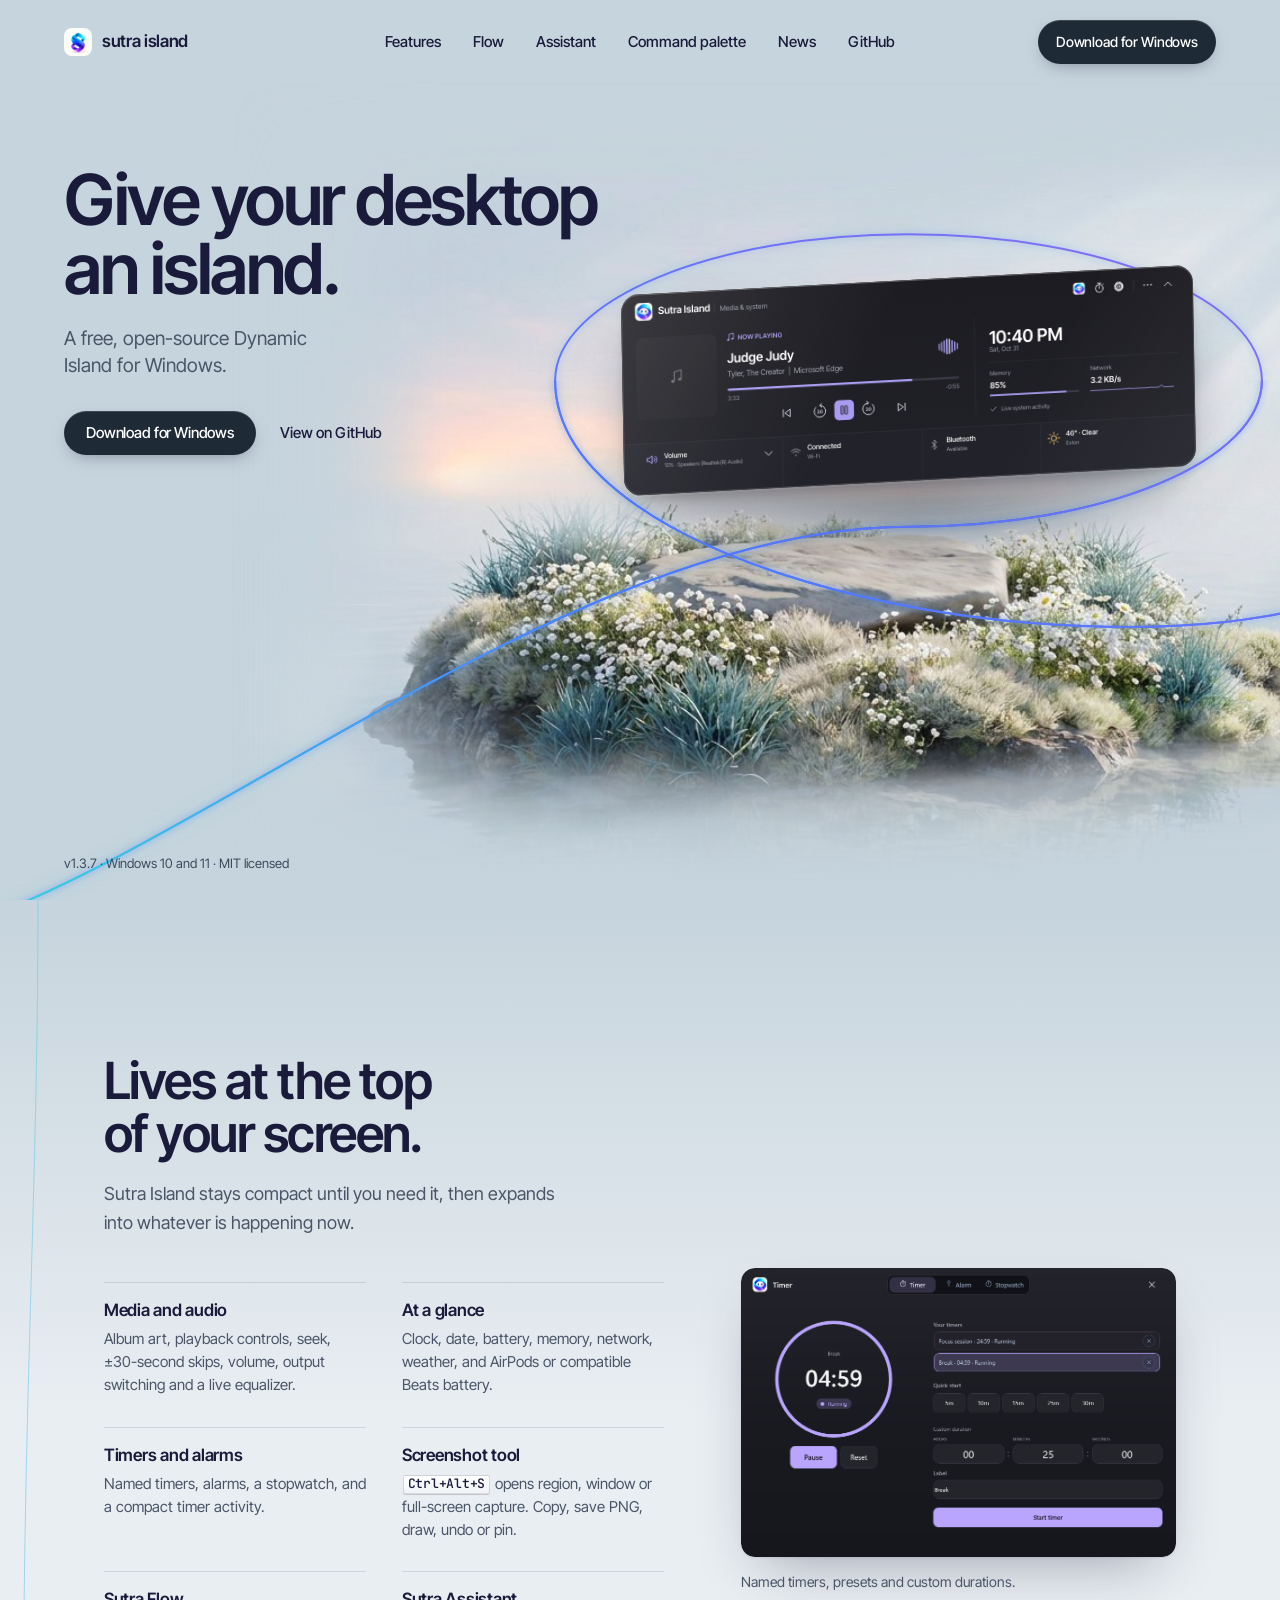
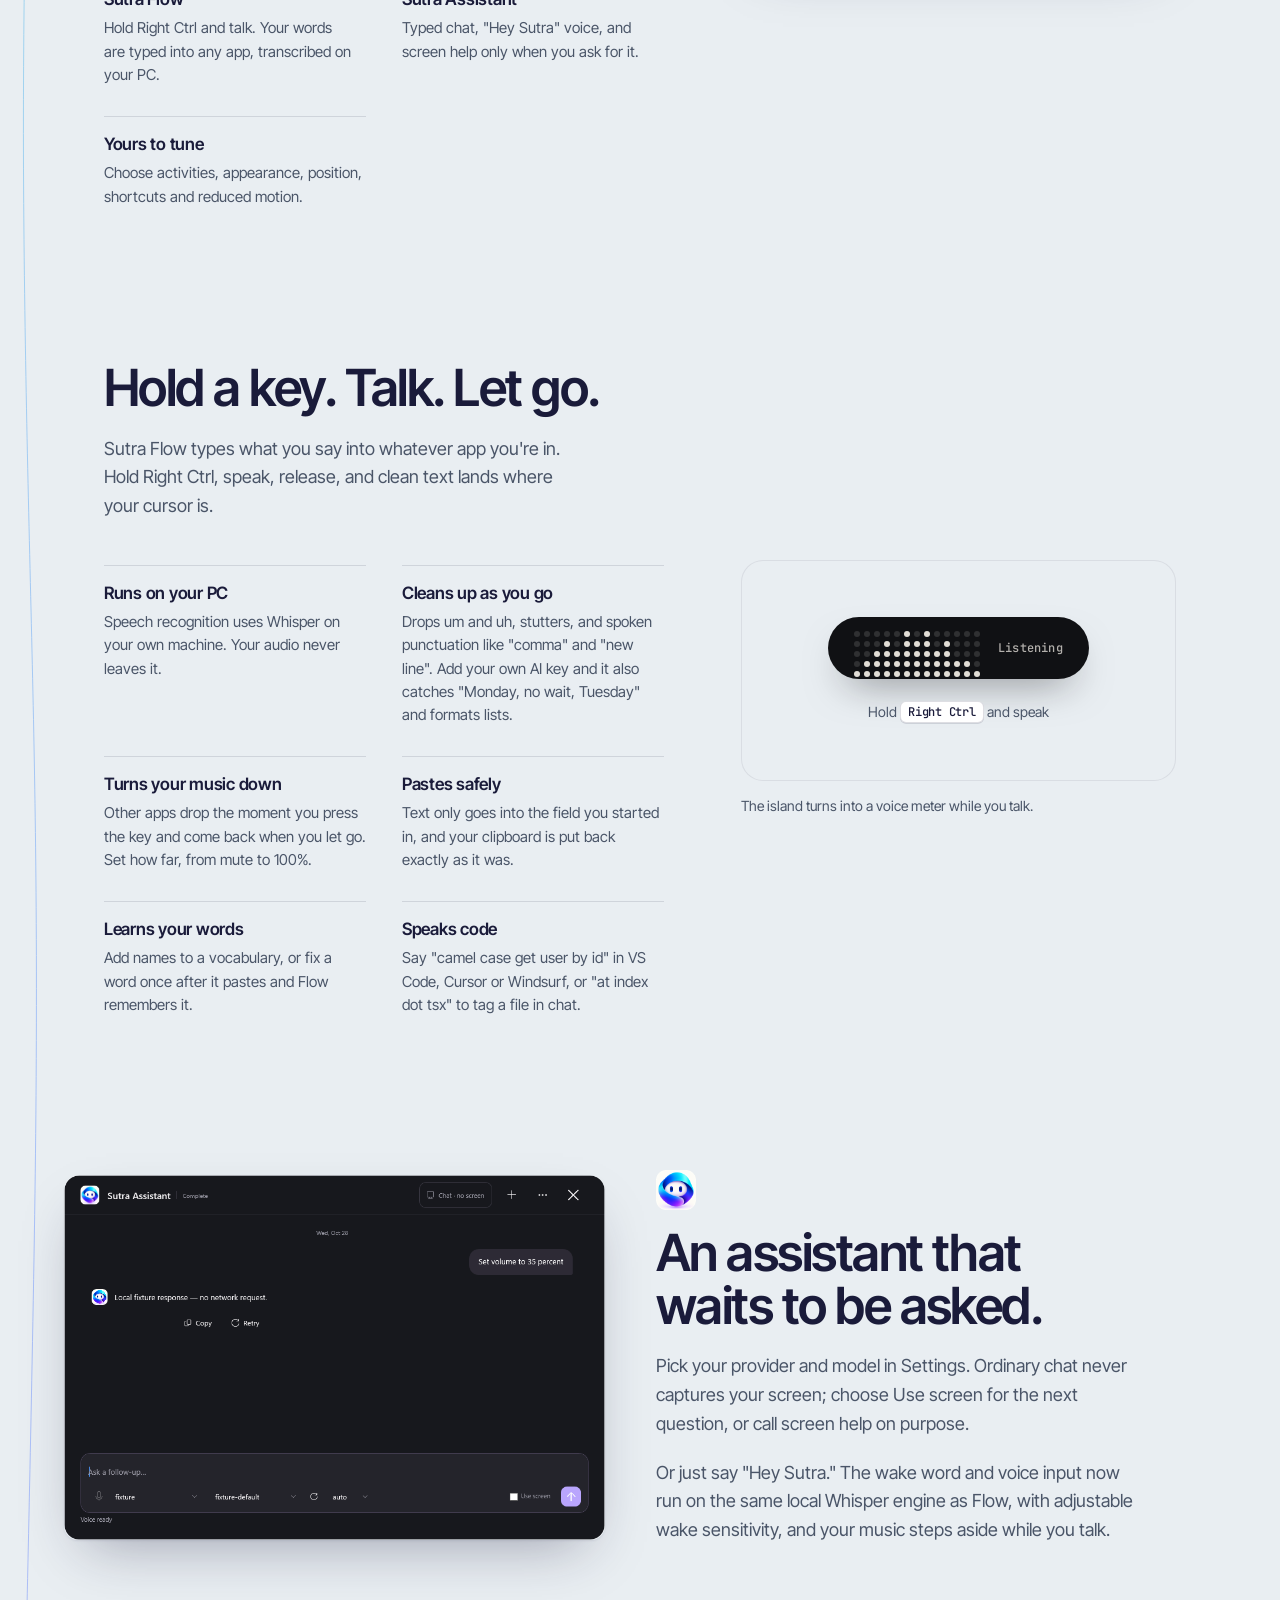
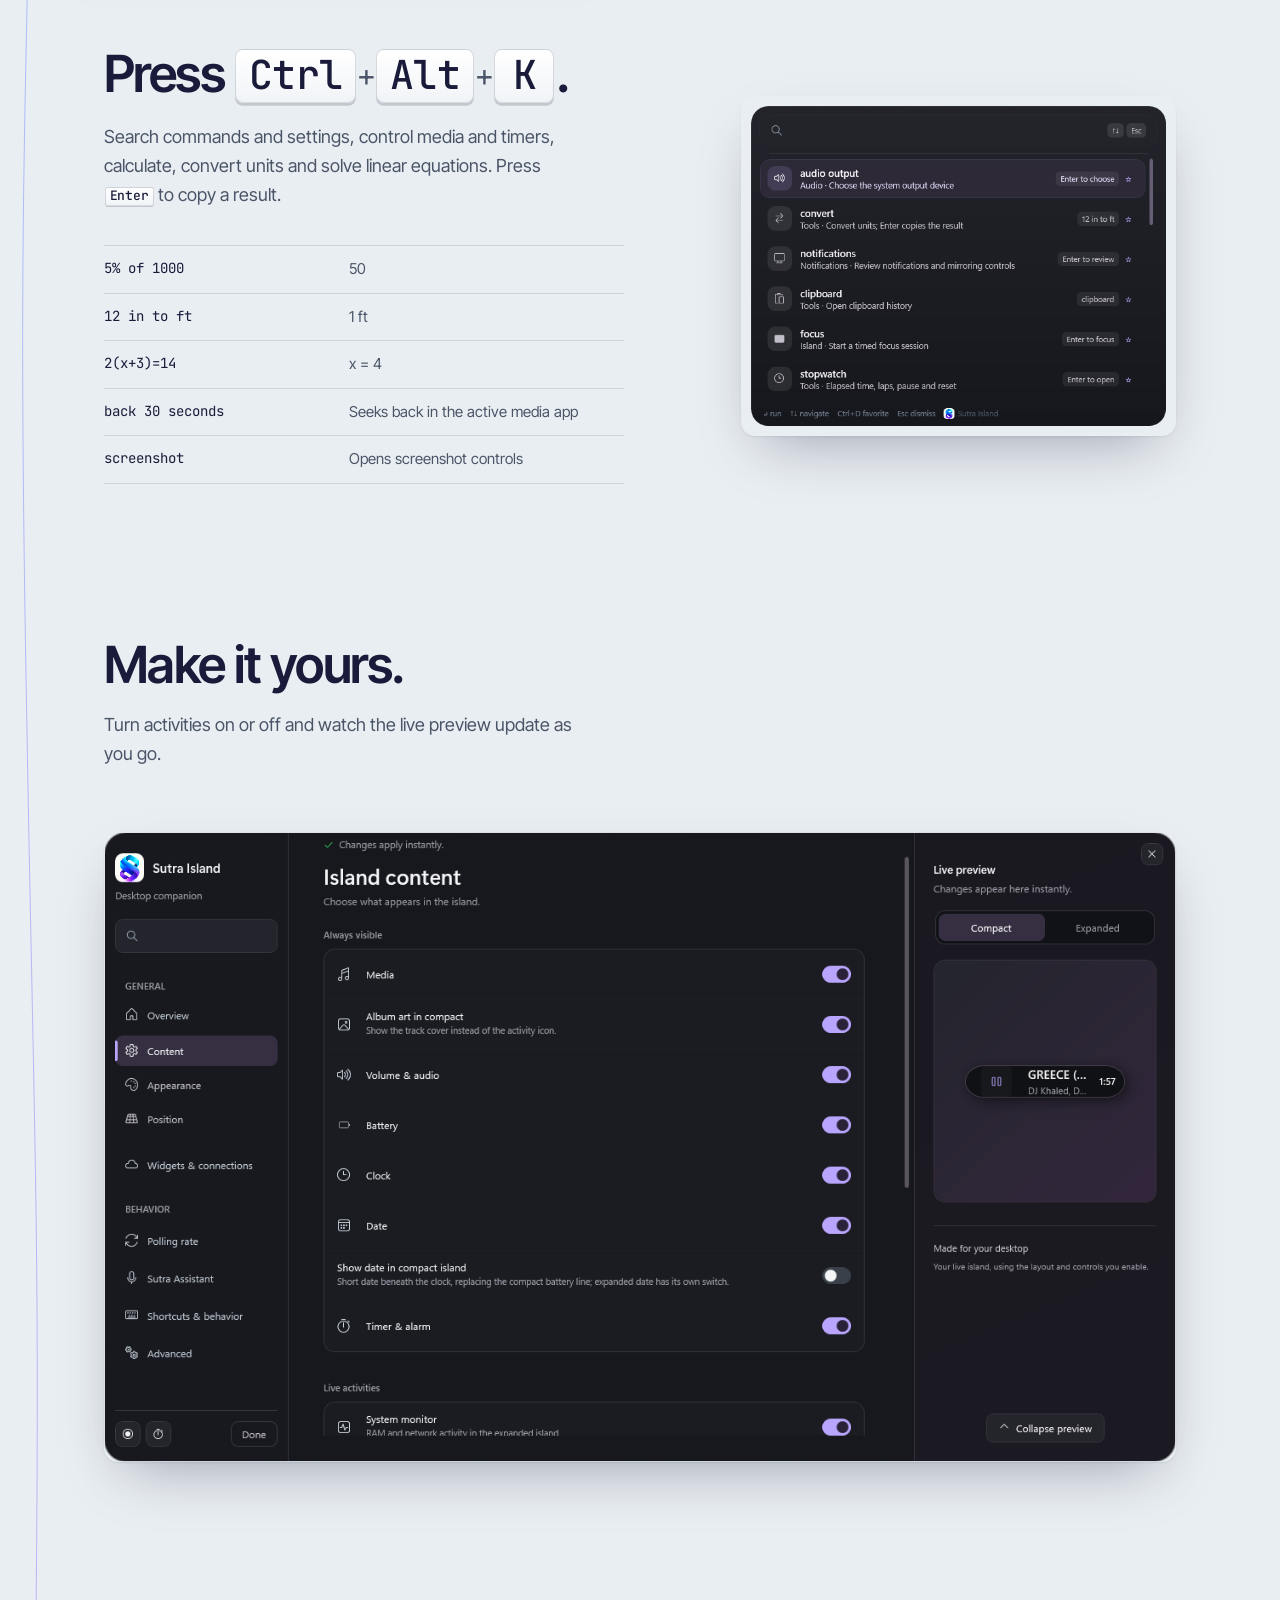
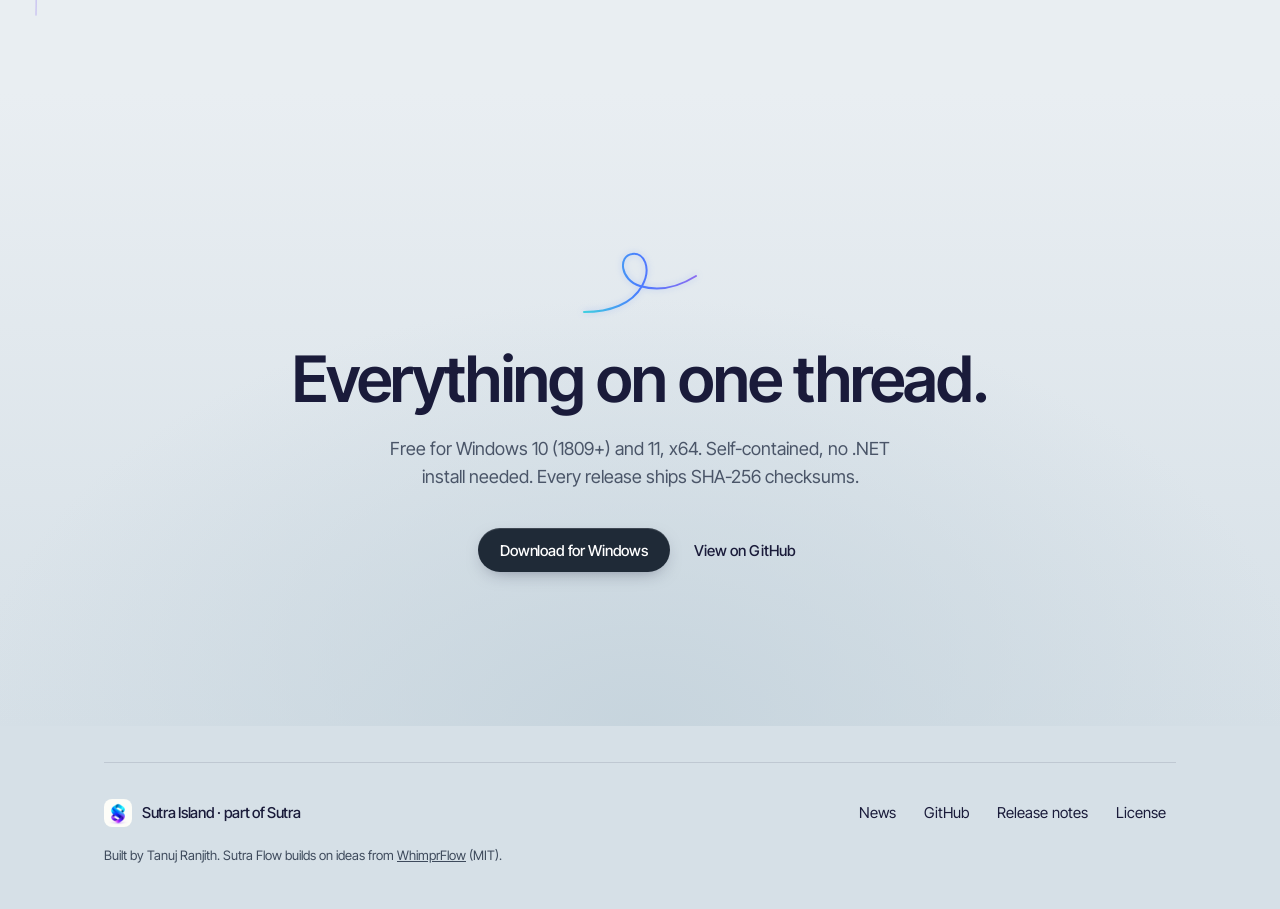
<file: index.html>
<!doctype html>
<html lang="en">
<head>
  <meta charset="utf-8">
  <meta name="viewport" content="width=device-width, initial-scale=1">
  <meta http-equiv="refresh" content="0; url=./site/">
  <link rel="canonical" href="./site/">
  <title>Sutra Island</title>
  <script>window.location.replace('./site/' + window.location.search + window.location.hash);</script>
</head>
<body>
  <p>Opening <a href="./site/">Sutra Island</a>...</p>
</body>
</html>
</file>
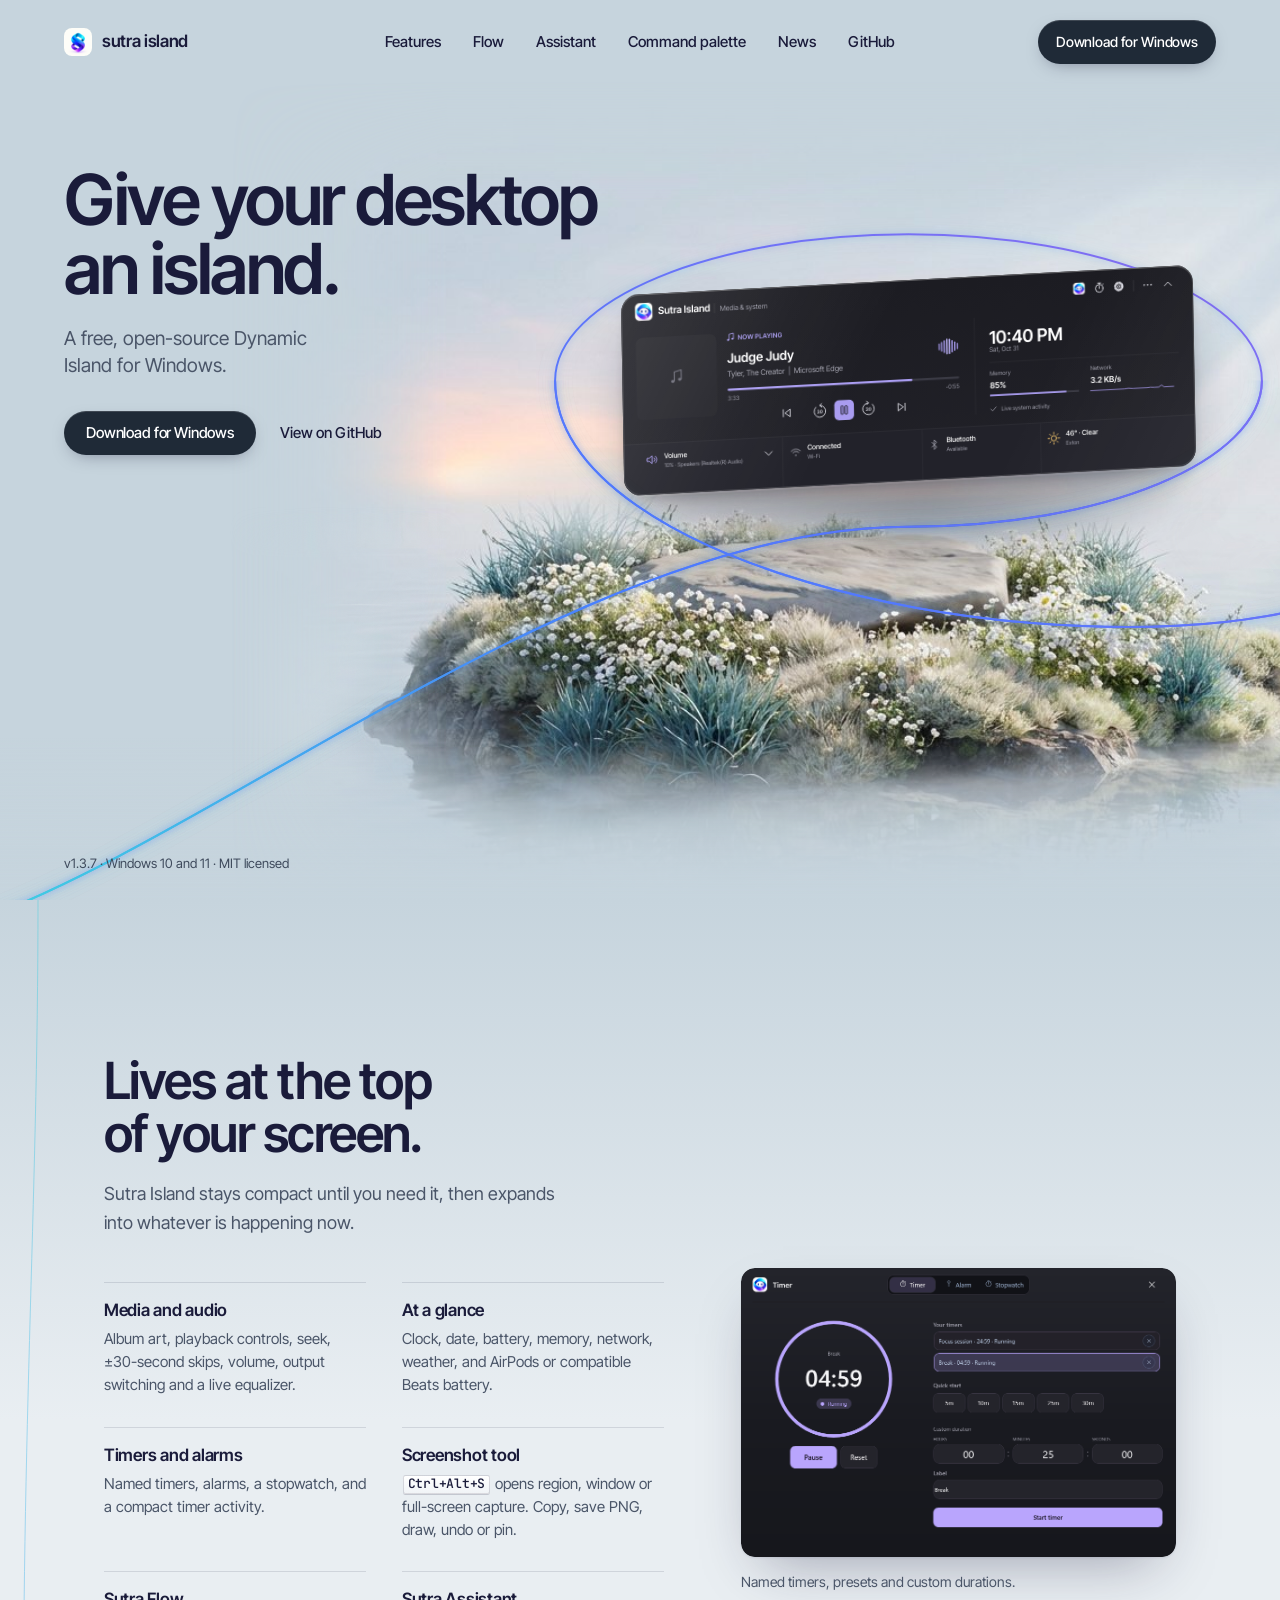
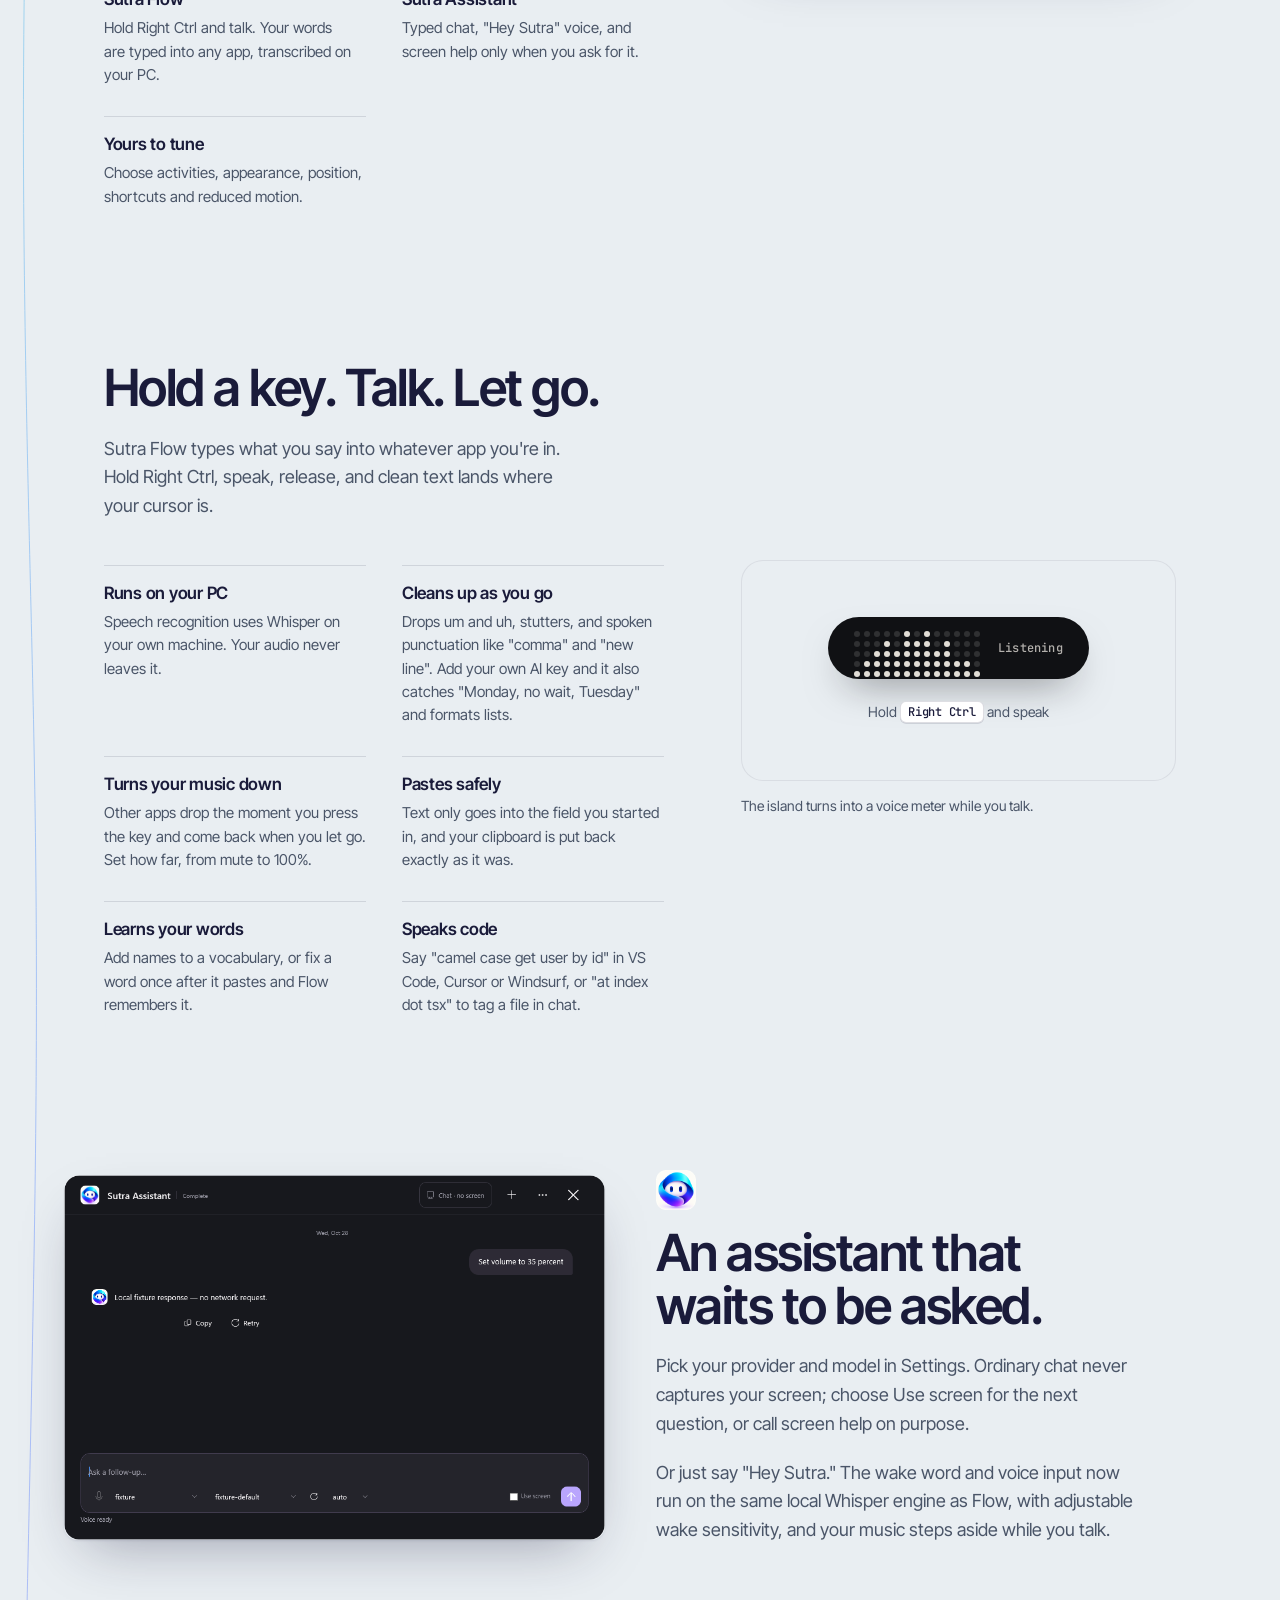
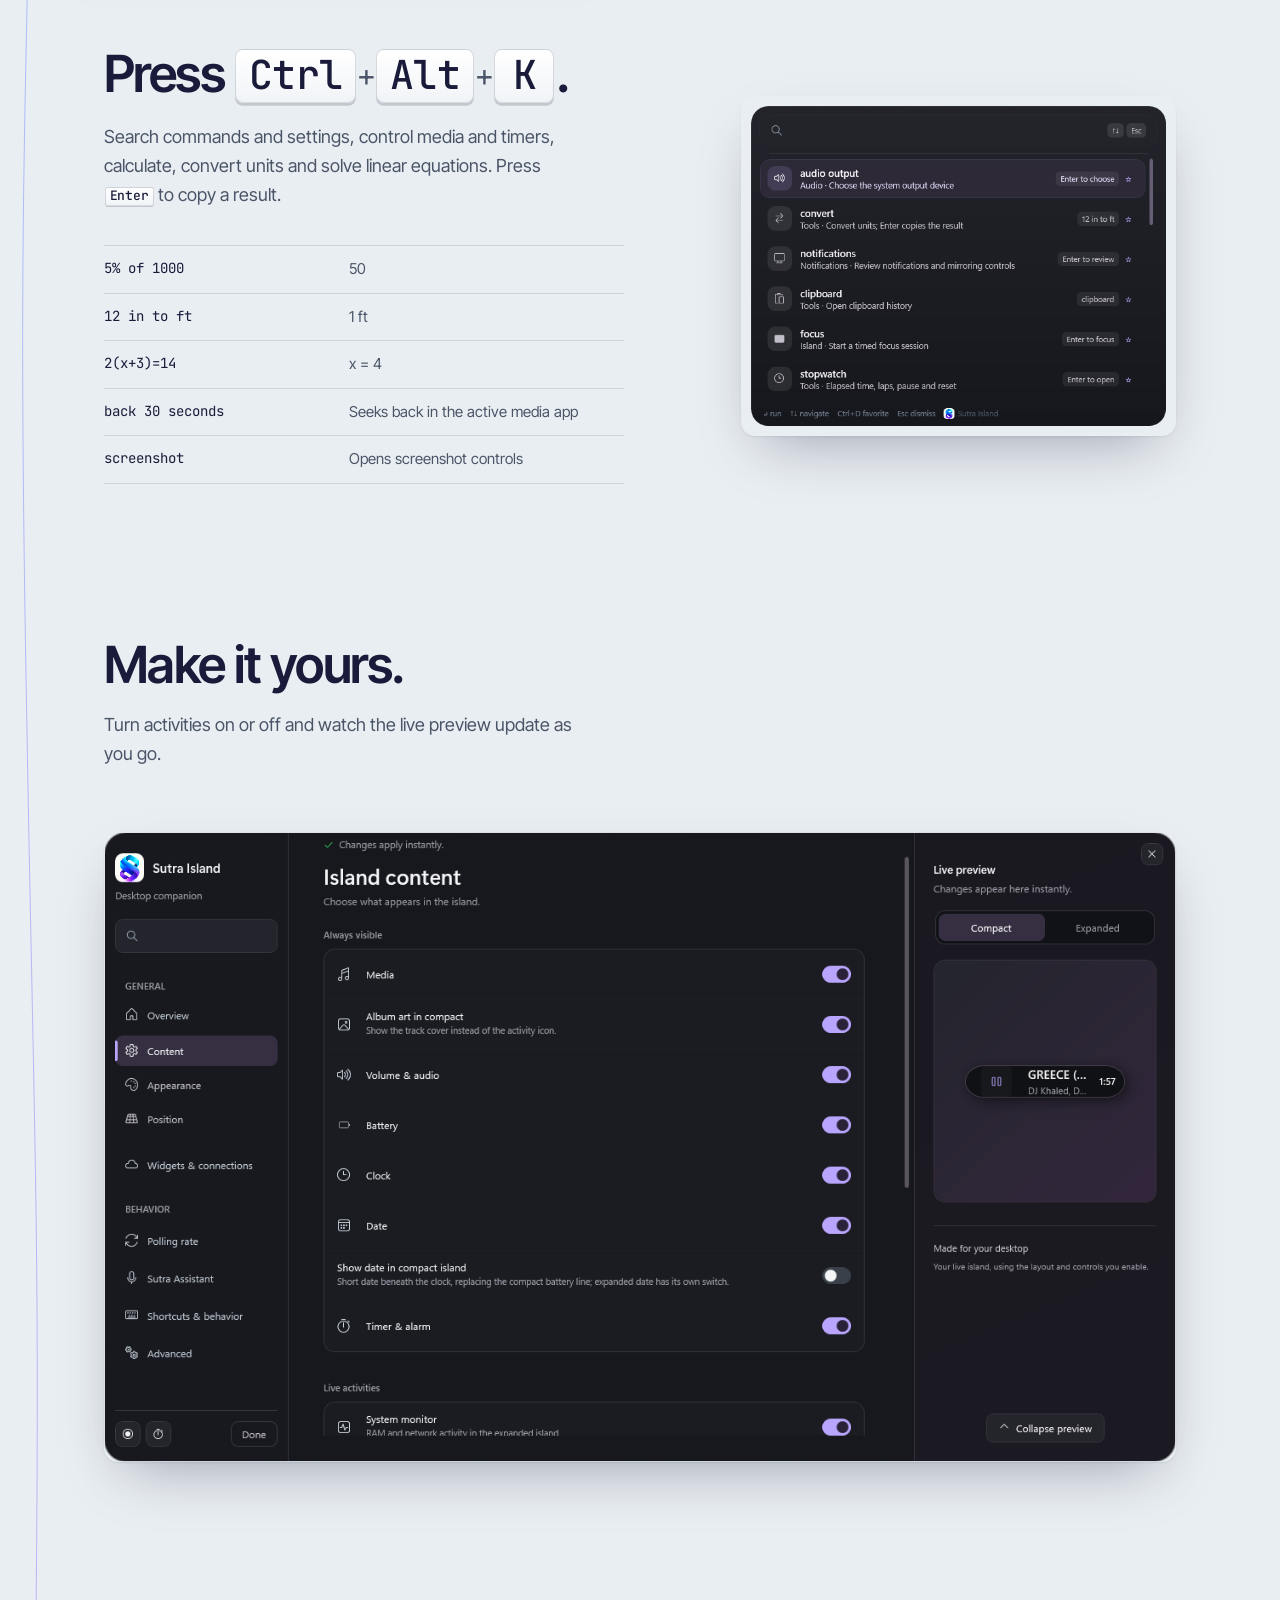
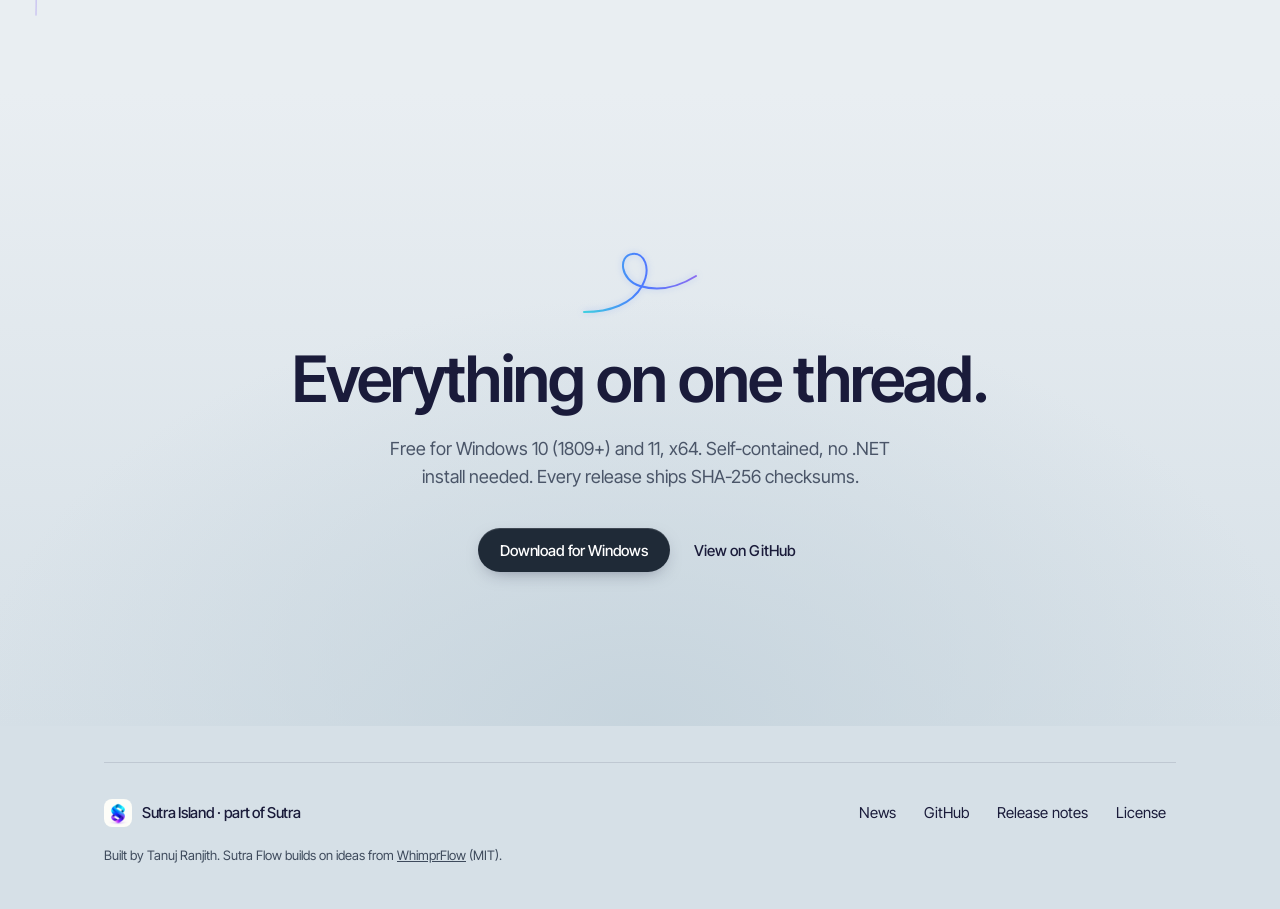
<file: site/index.html>
<!doctype html>
<html lang="en" data-theme="light">
  <head>
    <meta charset="utf-8" />
    <script>
      if (location.origin === "https://tanujranjith.github.io" &&
          (location.pathname === "/Sutra-Island/site/" || location.pathname === "/Sutra-Island/site/index.html")) {
        window.dataLayer = window.dataLayer || [];
        function gtag() { window.dataLayer.push(arguments); }
        gtag("js", new Date());
        gtag("config", "G-859VEG68NC", {
          allow_google_signals: false,
          allow_ad_personalization_signals: false,
          page_title: "Sutra Island: a free, open-source Dynamic Island for Windows",
          page_location: "https://tanujranjith.github.io/Sutra-Island/site/"
        });
        var analyticsScript = document.createElement("script");
        analyticsScript.async = true;
        analyticsScript.src = "https://www.googletagmanager.com/gtag/js?id=G-859VEG68NC";
        document.head.appendChild(analyticsScript);
      }
    </script>
    <meta name="viewport" content="width=device-width, initial-scale=1" />
    <title>Sutra Island: a free, open-source Dynamic Island for Windows</title>
    <link rel="icon" type="image/png" href="sutra-logo.png" />
    <meta name="description" content="A free, open-source Dynamic Island for Windows 10 and 11." />
    <link rel="preconnect" href="https://fonts.googleapis.com" />
    <link rel="preconnect" href="https://fonts.gstatic.com" crossorigin />
    <link
      rel="stylesheet"
      href="https://fonts.googleapis.com/css2?family=Inter+Tight:wght@400;500;600&family=JetBrains+Mono:wght@400;500&display=swap"
    />
    <link rel="stylesheet" href="styles.css" />
    <style>
      :root {
        --x-mist: #c6d4dd;
        --x-mist-hi: #e9eef2;
        --x-ink: #1a1b3a;
        --x-slate: #4a5568;
        --x-btn: #1f2a37;
        --x-cyan: #3fd0e0;
        --x-blue: #4a7bff;
        --x-violet: #8b6cf0;
        --x-font: "Inter Tight", "Manrope", system-ui, -apple-system, "Segoe UI", sans-serif;
        --x-mono: "JetBrains Mono", ui-monospace, "Cascadia Mono", Consolas, monospace;
        --x-gutter: clamp(20px, 5vw, 72px);
        --x-max: 1200px;
        color-scheme: light;
      }
      body {
        background: var(--x-mist-hi);
        color: var(--x-slate);
        font-family: var(--x-font);
        font-size: 17px;
        line-height: 1.6;
      }
      .x-site {
        background: linear-gradient(180deg, var(--x-mist) 0, var(--x-mist) 100vh, var(--x-mist-hi) calc(100vh + 520px), var(--x-mist-hi) 100%);
        overflow-x: clip;
      }
      .x-site :focus-visible {
        outline: 2px solid var(--x-blue);
        outline-offset: 3px;
        border-radius: 8px;
      }
      .x-site h1,
      .x-site h2,
      .x-site h3 {
        color: var(--x-ink);
        font-weight: 600;
        letter-spacing: -0.03em;
        line-height: 1.04;
      }

      /* buttons */
      .x-btn {
        display: inline-flex;
        align-items: center;
        justify-content: center;
        min-height: 44px;
        padding: 0 22px;
        border-radius: 999px;
        background: var(--x-btn);
        color: #fff;
        font: 500 15px/1 var(--x-font);
        letter-spacing: -0.01em;
        text-decoration: none;
        box-shadow: 0 1px 0 rgba(255, 255, 255, 0.14) inset, 0 6px 18px -8px rgba(26, 27, 58, 0.5);
        transition: background-color 0.2s ease, transform 0.2s ease;
      }
      .x-btn:hover { background: #2c3a4c; }
      .x-btn:active { transform: translateY(1px); }
      .x-btn--sm { min-height: 44px; padding: 0 18px; font-size: 14px; }
      .x-textlink {
        display: inline-flex;
        align-items: center;
        min-height: 44px;
        padding: 0 6px;
        color: var(--x-ink);
        font: 500 15px/1 var(--x-font);
        text-decoration: underline;
        text-decoration-color: transparent;
        text-underline-offset: 5px;
        text-decoration-thickness: 1px;
        transition: text-decoration-color 0.2s ease;
      }
      .x-textlink:hover { text-decoration-color: currentColor; }
      .x-actions { display: flex; flex-wrap: wrap; align-items: center; gap: 12px 18px; }

      /* nav */
      .x-nav {
        position: fixed;
        inset: 0 0 auto 0;
        z-index: 100;
        display: grid;
        grid-template-columns: 1fr auto 1fr;
        align-items: center;
        gap: 16px;
        padding: 20px var(--x-gutter);
        background: transparent;
        border-bottom: 1px solid transparent;
        transform: none;
        transition: background-color 0.25s ease, border-color 0.25s ease, padding 0.25s ease, backdrop-filter 0.25s ease;
      }
      .x-nav.is-scrolled {
        background: rgba(233, 238, 242, 0.75);
        -webkit-backdrop-filter: blur(14px);
        backdrop-filter: blur(14px);
        border-bottom-color: rgba(26, 27, 58, 0.08);
        padding-top: 12px;
        padding-bottom: 12px;
      }
      html { scroll-padding-top: 96px; }
      .x-site section[id] { scroll-margin-top: 96px; }
      #hero { scroll-margin-top: 0; }
      .x-brand {
        display: inline-flex;
        align-items: center;
        gap: 10px;
        min-height: 44px;
        color: var(--x-ink);
        font-weight: 600;
        font-size: 17px;
        letter-spacing: -0.02em;
        text-decoration: none;
      }
      .x-brand img { width: 28px; height: 28px; border-radius: 8px; }
      .x-mark { display: block; width: 40px; height: 40px; margin: 0 0 16px; box-shadow: none; filter: none; }
      .x-nav__links { display: flex; gap: 4px; list-style: none; margin: 0; padding: 0; }
      .x-nav__links a {
        display: inline-flex;
        align-items: center;
        min-height: 44px;
        padding: 0 14px;
        color: var(--x-ink);
        font-size: 15px;
        font-weight: 500;
        text-decoration: none;
        border-radius: 999px;
        transition: background-color 0.2s ease;
      }
      .x-nav__links a:hover { background: rgba(255, 255, 255, 0.4); }
      .x-nav__cta { justify-self: end; }

      /* hero */
      .x-hero {
        position: relative;
        min-height: 100vh;
        min-height: 100svh;
        background: var(--x-mist);
        overflow: hidden;
        isolation: isolate;
      }
      .x-hero__bg,
      .x-water {
        position: absolute;
        z-index: -1;
        left: 18vw;
        bottom: -5vh;
        width: max(100vw, 172vh);
        max-width: none;
        height: auto;
        pointer-events: none;
        -webkit-mask-image: linear-gradient(90deg, transparent 0, #000 14%, #000 86%, transparent 100%),
          linear-gradient(180deg, transparent 0, #000 14%, #000 80%, transparent 100%);
        -webkit-mask-composite: source-in;
        mask-image: linear-gradient(90deg, transparent 0, #000 14%, #000 86%, transparent 100%),
          linear-gradient(180deg, transparent 0, #000 14%, #000 80%, transparent 100%);
        mask-composite: intersect;
      }

      /* animated water: a displaced full copy of the image, masked to the open sea by sea-mask.png.
         The mask sits on the wrapper, so it applies after the displacement filter. */
      .x-water { aspect-ratio: 1376 / 768; }
      .x-water__mask {
        position: absolute;
        inset: 0;
        overflow: hidden;
        -webkit-mask-image: url(sea-mask.png);
        mask-image: url(sea-mask.png);
        mask-mode: luminance;
        -webkit-mask-size: 100% 100%;
        mask-size: 100% 100%;
        -webkit-mask-position: 0 0;
        mask-position: 0 0;
        -webkit-mask-repeat: no-repeat;
        mask-repeat: no-repeat;
      }
      .x-water__sea {
        position: absolute;
        inset: 0;
        filter: url(#x-water-f);
      }
      .x-water__sea img {
        display: block;
        width: 100%;
        max-width: none;
        height: 100%;
      }
      .x-water__fx {
        position: absolute;
        left: 0;
        right: 0;
        top: 52.08%;
        bottom: 0;
        overflow: hidden;
      }
      .x-glint {
        position: absolute;
        height: 2px;
        border-radius: 2px;
        background: linear-gradient(90deg, rgba(255, 255, 255, 0), #fff 40%, #fff 60%, rgba(255, 255, 255, 0));
        opacity: 0;
        animation: x-glint 11s ease-in-out infinite;
      }
      .x-glint:nth-of-type(1) { left: 76%; top: 22%; width: 4%; animation-duration: 11s; }
      .x-glint:nth-of-type(2) { left: 82%; top: 44%; width: 5.5%; animation-duration: 13s; animation-delay: -5s; }
      .x-glint:nth-of-type(3) { left: 30%; top: 76%; width: 6%; animation-duration: 12s; animation-delay: -3s; }
      .x-glint:nth-of-type(4) { left: 52%; top: 68%; width: 4.5%; animation-duration: 14s; animation-delay: -9s; }
      .x-glint:nth-of-type(5) { left: 72%; top: 34%; width: 3%; height: 1.5px; animation-duration: 10s; animation-delay: -7s; }
      .x-glint:nth-of-type(6) { left: 16%; top: 30%; width: 3.5%; height: 1.5px; animation-duration: 12s; animation-delay: -2s; }
      .x-glint:nth-of-type(7) { left: 88%; top: 60%; width: 4%; height: 1.5px; animation-duration: 9s; animation-delay: -4s; }
      .x-glint:nth-of-type(8) { left: 40%; top: 86%; width: 5%; animation-duration: 15s; animation-delay: -11s; }

      /* ripple lines and rings on the sea, inside the sea mask so the island occludes them */
      .x-ripples {
        position: absolute;
        inset: 0;
        width: 100%;
        height: 100%;
        overflow: visible;
      }
      .x-ripple {
        fill: none;
        stroke: url(#x-ripple-grad);
        stroke-width: 1.25;
        stroke-linecap: round;
        opacity: 0.3;
        animation: x-ripple 9s ease-in-out infinite alternate;
      }
      .x-ripple:nth-child(3n) { animation-duration: 11s; stroke-width: 1; }
      .x-ripple:nth-child(3n + 1) { animation-duration: 7.5s; }
      .x-ripple:nth-child(4n) { animation-delay: -3s; }
      .x-ripple:nth-child(4n + 1) { animation-delay: -6s; }
      .x-ripple:nth-child(4n + 2) { animation-delay: -1.5s; animation-direction: alternate-reverse; }
      .x-ripple:nth-child(4n + 3) { animation-delay: -4.5s; }
      .x-ring {
        fill: none;
        stroke: #fff;
        stroke-width: 1.4;
        opacity: 0;
        transform-box: fill-box;
        transform-origin: center;
        animation: x-ring 6s ease-out infinite;
      }
      .x-ring:nth-of-type(2) { animation-delay: -2s; }
      .x-ring:nth-of-type(3) { animation-delay: -4s; }
      @keyframes x-ripple {
        0% { opacity: 0.25; transform: translateX(-10px); }
        50% { opacity: 0.45; }
        100% { opacity: 0.28; transform: translateX(12px); }
      }
      @keyframes x-ring {
        0% { opacity: 0; transform: scale(1, 1); }
        12% { opacity: 0.3; }
        100% { opacity: 0; transform: scale(1.5, 1.9); }
      }
      .x-mist {
        position: absolute;
        left: -50%;
        top: 0;
        width: 200%;
        height: 100%;
        background:
          radial-gradient(28% 30% at 22% 42%, rgba(240, 245, 249, 0.42), rgba(240, 245, 249, 0)),
          radial-gradient(24% 26% at 58% 64%, rgba(240, 245, 249, 0.34), rgba(240, 245, 249, 0)),
          radial-gradient(30% 28% at 84% 38%, rgba(240, 245, 249, 0.38), rgba(240, 245, 249, 0));
        animation: x-mist 36s ease-in-out infinite alternate;
        will-change: transform;
      }
      @keyframes x-glint {
        0%, 100% { opacity: 0; transform: translateX(-24px) scaleX(0.7); }
        45%, 55% { opacity: 0.58; }
        50% { transform: translateX(24px) scaleX(1); }
      }
      @keyframes x-mist {
        from { transform: translateX(0); }
        to { transform: translateX(18%); }
      }
      .x-hero.is-offscreen .x-glint,
      .x-hero.is-offscreen .x-mist,
      .x-hero.is-offscreen .x-ripple,
      .x-hero.is-offscreen .x-ring { animation-play-state: paused; }

      .x-hero__fade {
        position: absolute;
        inset: auto 0 0 0;
        height: 18vh;
        z-index: 0;
        background: linear-gradient(180deg, rgba(198, 212, 221, 0), var(--x-mist));
        pointer-events: none;
      }
      .x-hero__copy {
        position: relative;
        z-index: 4;
        padding: calc(84px + 9vh) var(--x-gutter) 0;
        max-width: calc(var(--x-gutter) + 620px);
      }
      .x-hero h1 {
        font-size: clamp(56px, 5.5vw, 96px);
        line-height: 0.98;
        letter-spacing: -0.035em;
      }
      .x-hero h1 span { display: block; }
      .x-hero__sub {
        margin-top: 22px;
        max-width: 26ch;
        font-size: clamp(18px, 1.5vw, 22px);
        line-height: 1.4;
        color: var(--x-slate);
      }
      .x-hero .x-actions { margin-top: 32px; }
      .x-hero__meta {
        position: absolute;
        z-index: 4;
        left: var(--x-gutter);
        bottom: 26px;
        font-size: 13px;
        color: #3e4a5c;
        letter-spacing: 0;
      }

      /* slab */
      .x-stage {
        position: absolute;
        z-index: 2;
        right: 6vw;
        top: 31vh;
        width: 46vw;
        perspective: 1400px;
      }
      .x-slab { position: relative; animation: x-settle 1.4s cubic-bezier(0.2, 0.7, 0.2, 1) 0.15s both; }
      .x-slab__bob { animation: x-bob 6s ease-in-out 1.6s infinite; }
      .x-slab__tilt {
        --mx: 0deg;
        --my: 0deg;
        position: relative;
        border-radius: 18px;
        transform-style: preserve-3d;
        transform: rotateY(calc(-14deg + var(--my))) rotateX(calc(8deg + var(--mx))) rotateZ(-3deg);
        transition: transform 0.6s cubic-bezier(0.2, 0.7, 0.2, 1);
        box-shadow: 0 2px 0 rgba(255, 255, 255, 0.08), 0 30px 60px -24px rgba(16, 22, 40, 0.55), 0 8px 18px -10px rgba(16, 22, 40, 0.4);
        background: #17181d;
      }
      .x-slab__tilt .x-isl {
        display: block;
        width: 100%;
        height: auto;
        border-radius: 18px;
        font-family: "Segoe UI Variable Text", "Segoe UI Variable", "Segoe UI", var(--x-font);
        text-rendering: geometricPrecision;
      }
      .x-slab__tilt::after {
        content: "";
        position: absolute;
        inset: 0;
        border-radius: 18px;
        box-shadow: inset 0 0 0 1px rgba(255, 255, 255, 0.12), inset 0 1px 0 rgba(255, 255, 255, 0.16);
        background: linear-gradient(118deg, rgba(255, 255, 255, 0.13) 0%, rgba(255, 255, 255, 0.04) 26%, rgba(255, 255, 255, 0) 42%, rgba(255, 255, 255, 0) 70%, rgba(255, 255, 255, 0.05) 100%);
        pointer-events: none;
      }
      .x-slab__shadow {
        position: absolute;
        left: 8%;
        right: 2%;
        top: 92%;
        height: 46%;
        border-radius: 50%;
        background: radial-gradient(closest-side, rgba(24, 34, 52, 0.42), rgba(24, 34, 52, 0.16) 60%, rgba(24, 34, 52, 0));
        filter: blur(18px);
        transform: skewX(-18deg);
        pointer-events: none;
        animation: x-shadow 6s ease-in-out 1.6s infinite;
      }
      /* vector island: equalizer bars and slowly advancing progress */
      .x-isl-eq rect {
        transform-box: fill-box;
        transform-origin: center;
        animation: x-eq 0.9s ease-in-out infinite alternate;
      }
      .x-isl-eq rect:nth-child(1) { animation-duration: 0.82s; animation-delay: -0.3s; }
      .x-isl-eq rect:nth-child(2) { animation-duration: 0.96s; animation-delay: -0.62s; }
      .x-isl-eq rect:nth-child(3) { animation-duration: 0.74s; animation-delay: -0.12s; }
      .x-isl-eq rect:nth-child(4) { animation-duration: 0.88s; animation-delay: -0.48s; }
      .x-isl-eq rect:nth-child(5) { animation-duration: 0.7s; animation-delay: -0.2s; }
      .x-isl-eq rect:nth-child(6) { animation-duration: 0.92s; animation-delay: -0.71s; }
      .x-isl-eq rect:nth-child(7) { animation-duration: 0.78s; animation-delay: -0.4s; }
      .x-isl-eq rect:nth-child(8) { animation-duration: 1s; animation-delay: -0.85s; }
      @keyframes x-eq {
        0% { transform: scaleY(0.3); }
        35% { transform: scaleY(1); }
        60% { transform: scaleY(0.5); }
        100% { transform: scaleY(0.85); }
      }
      .x-isl-prog {
        stroke-dasharray: 316 1000;
        animation: x-prog 30s linear infinite;
      }
      @keyframes x-prog {
        from { stroke-dasharray: 316 1000; }
        to { stroke-dasharray: 346 1000; }
      }
      .x-hero.is-offscreen .x-isl-eq rect,
      .x-hero.is-offscreen .x-isl-prog { animation-play-state: paused; }
      @keyframes x-settle {
        from { opacity: 0; transform: translateY(26px) scale(0.985); }
        to { opacity: 1; transform: none; }
      }
      @keyframes x-bob {
        0%, 100% { transform: translateY(0); }
        50% { transform: translateY(-4px); }
      }
      @keyframes x-shadow {
        0%, 100% { opacity: 1; }
        50% { opacity: 0.85; }
      }

      /* thread */
      .x-thread {
        position: absolute;
        inset: 0;
        width: 100%;
        height: 100%;
        pointer-events: none;
        overflow: visible;
      }
      .x-thread--under { z-index: 1; }
      .x-thread--over { z-index: 3; }
      .x-thread path {
        fill: none;
        stroke: url(#x-grad);
        stroke-width: 2;
        stroke-linecap: round;
        filter: drop-shadow(0 0 3px rgba(74, 123, 255, 0.35)) drop-shadow(0 0 8px rgba(63, 208, 224, 0.18));
        stroke-dasharray: 1;
        stroke-dashoffset: 1;
        animation: x-draw 1.6s cubic-bezier(0.55, 0.1, 0.25, 1) 0.2s forwards;
      }
      .x-thread--over path { stroke: url(#x-grad-2); }
      @keyframes x-draw { to { stroke-dashoffset: 0; } }

      /* sections */
      .x-body { position: relative; }
      .x-spine {
        position: absolute;
        top: 0;
        bottom: 0;
        left: max(10px, calc((100vw - var(--x-max)) / 2 - 36px));
        width: 40px;
        height: 100%;
        pointer-events: none;
        opacity: 0.5;
      }
      .x-spine path { fill: none; stroke: url(#x-spine-grad); stroke-width: 1; vector-effect: non-scaling-stroke; }
      .x-wrap {
        max-width: var(--x-max);
        margin: 0 auto;
        padding-inline: var(--x-gutter);
      }
      .x-sec { padding-block: clamp(80px, 12vw, 160px); }
      .x-sec + .x-sec { padding-top: 0; }
      .x-row {
        display: grid;
        grid-template-columns: minmax(0, 560px) minmax(0, 1fr);
        gap: clamp(40px, 6vw, 96px);
        align-items: center;
      }
      .x-row--flip { grid-template-columns: minmax(0, 1fr) minmax(0, 560px); }
      .x-row--flip .x-copy { order: 2; }
      .x-copy h2 { font-size: clamp(36px, 4vw, 56px); }
      .x-copy > p { margin-top: 20px; font-size: 18px; max-width: 48ch; }
      .x-shot { margin: 0; justify-self: center; }
      .x-shot img {
        width: 100%;
        height: auto;
        border-radius: 14px;
        box-shadow: 0 1px 2px rgba(26, 27, 58, 0.08), 0 24px 56px -22px rgba(26, 27, 58, 0.38);
      }
      /* assistant: screenshot fills its column, never past its native 920px */
      #assistant { padding-bottom: clamp(56px, 8vw, 112px); }
      .x-row--wideshot { max-width: 1480px; gap: clamp(32px, 4vw, 56px); }
      .x-shot--fill { width: 100%; max-width: 920px; justify-self: stretch; }
      .x-shot--fill img { display: block; width: 100%; max-width: 920px; }
      .x-shot figcaption { margin-top: 14px; font-size: 14px; color: var(--x-slate); }

      /* feature list */
      .x-feats {
        display: grid;
        grid-template-columns: 1fr 1fr;
        gap: 30px 36px;
        margin: 44px 0 0;
        padding: 0;
        list-style: none;
      }
      .x-feats li { padding-top: 16px; border-top: 1px solid rgba(26, 27, 58, 0.12); }
      .x-feats h3 { font-size: 17px; letter-spacing: -0.015em; line-height: 1.3; }
      .x-feats p { margin-top: 6px; font-size: 15px; line-height: 1.55; }

      /* keycaps and examples */
      .x-site kbd {
        display: inline-block;
        min-width: 1.5em;
        padding: 0.06em 0.32em 0.1em;
        margin: 0 0.04em;
        border-radius: 0.2em;
        background: linear-gradient(180deg, #fff, #f1f4f7);
        border: 1px solid rgba(26, 27, 58, 0.16);
        box-shadow: 0 0.07em 0 rgba(26, 27, 58, 0.18);
        color: var(--x-ink);
        font: 500 0.78em/1.15 var(--x-mono);
        letter-spacing: -0.02em;
        text-align: center;
        vertical-align: 0.08em;
      }
      .x-site kbd.x-kbd-sm { font-size: 13px; }
      .x-plus { font-weight: 400; color: var(--x-slate); font-size: 0.6em; vertical-align: 0.2em; }
      .x-examples { margin: 36px 0 0; padding: 0; max-width: 520px; }
      .x-examples div {
        display: grid;
        grid-template-columns: minmax(0, 0.9fr) minmax(0, 1.1fr);
        gap: 20px;
        padding: 12px 0;
        border-top: 1px solid rgba(26, 27, 58, 0.12);
      }
      .x-examples div:last-child { border-bottom: 1px solid rgba(26, 27, 58, 0.12); }
      .x-examples dt { font: 400 14px/1.5 var(--x-mono); color: var(--x-ink); }
      .x-examples dd { margin: 0; font-size: 15px; line-height: 1.5; }

      .x-wide { margin-top: clamp(40px, 5vw, 64px); }
      .x-wide .x-shot { max-width: 1260px; }

      /* closing */
      .x-close {
        position: relative;
        margin-top: clamp(40px, 6vw, 80px);
        padding-block: clamp(96px, 12vw, 168px);
        text-align: center;
        background: radial-gradient(70% 90% at 50% 100%, rgba(198, 212, 221, 0.95), rgba(198, 212, 221, 0) 75%),
          linear-gradient(180deg, var(--x-mist-hi), #d6e0e7);
      }
      .x-close__loop { display: block; width: 120px; height: 72px; margin: 0 auto 28px; overflow: visible; }
      .x-close__loop path {
        fill: none;
        stroke: url(#x-loop-grad);
        stroke-width: 2;
        stroke-linecap: round;
        filter: drop-shadow(0 0 3px rgba(74, 123, 255, 0.3));
      }
      .x-close h2 { font-size: clamp(40px, 5vw, 72px); }
      .x-close p { margin: 22px auto 0; max-width: 54ch; font-size: 18px; }
      .x-close .x-actions { justify-content: center; margin-top: 36px; }

      /* footer */
      .x-foot { background: #d6e0e7; padding: 36px 0 44px; }
      .x-foot__row {
        display: flex;
        flex-wrap: wrap;
        align-items: center;
        justify-content: space-between;
        gap: 16px 32px;
        padding-top: 28px;
        border-top: 1px solid rgba(26, 27, 58, 0.12);
      }
      .x-foot .x-brand { font-size: 15px; font-weight: 500; }
      .x-foot__links { display: flex; flex-wrap: wrap; gap: 4px 8px; list-style: none; margin: 0; padding: 0; }
      .x-foot__links a {
        display: inline-flex;
        align-items: center;
        min-height: 44px;
        padding: 0 10px;
        color: var(--x-ink);
        font-size: 15px;
        text-decoration: underline;
        text-decoration-color: transparent;
        text-underline-offset: 5px;
      }
      .x-foot__links a:hover { text-decoration-color: currentColor; }
      .x-foot__by { margin-top: 10px; font-size: 13px; color: #3e4a5c; }

      /* tablet */
      @media (max-width: 1024px) {
        .x-nav { grid-template-columns: auto 1fr auto; }
        .x-nav__links { justify-content: center; }
        .x-nav__links a { padding: 0 10px; font-size: 14px; }
        .x-hero { display: flex; flex-direction: column; padding-bottom: 96px; }
        .x-hero__copy { padding-top: 132px; max-width: none; }
        .x-hero__bg,
        .x-water { left: -12vw; width: 124vw; bottom: 2vh; }
        .x-stage { position: relative; right: auto; top: auto; width: 80vw; margin: 72px auto 0; }
        .x-row,
        .x-row--flip { grid-template-columns: minmax(0, 1fr); }
        .x-row--flip .x-copy { order: 0; }
        .x-copy { max-width: 600px; }
      }
      @media (max-width: 820px) {
        .x-nav nav { display: none; }
        .x-nav { grid-template-columns: 1fr auto; }
      }
      /* phone */
      @media (max-width: 639px) {
        body { font-size: 16px; }
        .x-nav { gap: 8px; padding-top: 14px; padding-bottom: 14px; }
        .x-nav.is-scrolled { padding-top: 10px; padding-bottom: 10px; }
        .x-nav__cta { padding-inline: 14px; font-size: 13px; white-space: nowrap; }
        html { scroll-padding-top: 80px; }
        .x-site section[id] { scroll-margin-top: 80px; }
        .x-brand span { font-size: 16px; }
        .x-hero__copy { padding-top: 112px; }
        .x-hero h1 { font-size: clamp(44px, 13vw, 56px); }
        .x-stage { width: calc(100% - 32px); margin: 56px 16px 0; perspective: 900px; }
        .x-slab__tilt,
        .x-slab__tilt .x-isl,
        .x-slab__tilt::after { border-radius: 12px; }
        .x-slab__tilt { transform: rotateY(calc(-4deg + var(--my))) rotateX(calc(4deg + var(--mx))) rotateZ(-1.5deg); }
        .x-hero__bg,
        .x-water { left: -40vw; width: 170vw; bottom: 0; }
        .x-hero__meta { font-size: 12px; bottom: 22px; }
        .x-thread { display: none; }
        .x-feats { grid-template-columns: 1fr; gap: 22px; }
        .x-examples div { grid-template-columns: 1fr; gap: 2px; }
        .x-spine { display: none; }
        .x-foot__row { flex-direction: column; align-items: flex-start; }
      }

      @media (prefers-reduced-motion: reduce) {
        .x-slab,
        .x-slab__bob,
        .x-slab__shadow { animation: none; }
        .x-thread path { animation: none; stroke-dashoffset: 0; }
        .x-slab__tilt { transition: none; }
        .x-nav { transition: none; }
        .x-water { display: none; }
        .x-isl-eq rect,
        .x-isl-prog { animation: none; }
      }

      /* Sutra Flow: island in its listening state */
      .x-flow-demo { margin: 0; justify-self: center; width: 100%; max-width: 560px; }
      .x-flow-stage {
        display: grid; place-items: center; gap: 22px; padding: 56px 24px;
        border-radius: 22px; background: #e9eef2; border: 1px solid rgba(26, 27, 58, 0.08);
      }
      .x-flow-pill {
        display: flex; align-items: center; gap: 18px; padding: 14px 26px;
        border-radius: 999px; background: #101114; box-shadow: 0 18px 40px -18px rgba(16, 17, 20, 0.55);
      }
      .x-flow-dots { display: grid; grid-template-columns: repeat(13, 6px); gap: 4px; align-items: end; height: 34px; }
      .x-flow-dots span {
        display: grid; gap: 4px; align-content: end; height: 100%;
      }
      .x-flow-dots span i { display: block; width: 6px; height: 6px; border-radius: 50%; background: #f3efe7; opacity: 0.92; }
      .x-flow-dots span i.off { opacity: 0.14; }
      .x-flow-label { font: 500 12px/1 var(--x-mono); color: rgba(243, 239, 231, 0.72); letter-spacing: 0.02em; white-space: nowrap; }
      .x-flow-hint { font-size: 14px; color: var(--x-slate); }
      .x-flow-hint kbd { font: 500 12px var(--x-mono); padding: 2px 7px; border-radius: 6px; background: #fff; border: 1px solid rgba(26, 27, 58, 0.14); }
      @media (prefers-reduced-motion: no-preference) {
        .x-flow-dots span { animation: x-flow-bob 1.6s ease-in-out infinite; transform-origin: bottom; }
        .x-flow-dots span:nth-child(2n) { animation-delay: -0.4s; }
        .x-flow-dots span:nth-child(3n) { animation-delay: -0.9s; }
        @keyframes x-flow-bob { 0%, 100% { transform: scaleY(1); } 50% { transform: scaleY(0.72); } }
      }
      @media (max-width: 520px) { .x-flow-label { display: none; } }
    </style>
    <link rel="stylesheet" href="news/news.css" />
  </head>
  <body>
    <div class="x-site" id="top">
      <svg width="0" height="0" style="position: absolute" aria-hidden="true" focusable="false">
        <defs>
          <linearGradient id="x-grad" x1="0" y1="1" x2="1" y2="0">
            <stop offset="0" stop-color="#3FD0E0" />
            <stop offset="0.5" stop-color="#4A7BFF" />
            <stop offset="1" stop-color="#8B6CF0" />
          </linearGradient>
          <linearGradient id="x-grad-2" x1="0" y1="1" x2="1" y2="0">
            <stop offset="0" stop-color="#3FD0E0" />
            <stop offset="0.5" stop-color="#4A7BFF" />
            <stop offset="1" stop-color="#8B6CF0" />
          </linearGradient>
          <linearGradient id="x-spine-grad" x1="0" y1="0" x2="0" y2="1">
            <stop offset="0" stop-color="#3FD0E0" stop-opacity="0.9" />
            <stop offset="0.5" stop-color="#4A7BFF" stop-opacity="0.8" />
            <stop offset="1" stop-color="#8B6CF0" stop-opacity="0.9" />
          </linearGradient>
          <linearGradient id="x-loop-grad" x1="0" y1="0" x2="1" y2="0">
            <stop offset="0" stop-color="#3FD0E0" />
            <stop offset="0.5" stop-color="#4A7BFF" />
            <stop offset="1" stop-color="#8B6CF0" />
          </linearGradient>
          <filter id="x-water-f" x="-2%" y="-6%" width="104%" height="112%" color-interpolation-filters="sRGB">
            <feTurbulence id="x-water-turb" type="fractalNoise" baseFrequency="0.0035 0.055" numOctaves="2" seed="7" result="n" />
            <feDisplacementMap id="x-water-disp" in="SourceGraphic" in2="n" scale="20" xChannelSelector="R" yChannelSelector="G" />
          </filter>
        </defs>
      </svg>

      <header class="x-nav">
        <a class="x-brand" href="#top"><img src="sutra-logo.png" alt="" width="28" height="28" /><span>sutra island</span></a>
        <nav aria-label="Main">
          <ul class="x-nav__links">
            <li><a href="#features">Features</a></li>
            <li><a href="#flow">Flow</a></li>
            <li><a href="#assistant">Assistant</a></li>
            <li><a href="#palette">Command palette</a></li>
            <li><a href="./news/">News</a></li>
            <li><a href="https://github.com/tanujranjith/Sutra-Island" target="_blank" rel="noopener">GitHub</a></li>
          </ul>
        </nav>
        <a class="x-sn-mobile-link" href="./news/">News</a>
        <a class="x-btn x-btn--sm x-nav__cta" href="https://github.com/tanujranjith/Sutra-Island/releases/latest" target="_blank" rel="noopener">Download for Windows</a>
      </header>

      <main>
        <section class="x-hero" id="hero" aria-labelledby="hero-title">
          <img class="x-hero__bg" src="si-hero-bg.jpg" alt="" width="1376" height="768" />
          <div class="x-water" aria-hidden="true">
            <div class="x-water__mask">
            <div class="x-water__sea"><img src="si-hero-bg.jpg" alt="" width="1376" height="768" /></div>
            <div class="x-water__fx">
              <svg class="x-ripples" viewBox="0 400 1376 368" preserveAspectRatio="none" focusable="false">
                <defs>
                  <linearGradient id="x-ripple-grad" x1="0" y1="0" x2="1" y2="0">
                    <stop offset="0" stop-color="#fff" stop-opacity="0" />
                    <stop offset="0.5" stop-color="#fff" />
                    <stop offset="1" stop-color="#fff" stop-opacity="0" />
                  </linearGradient>
                  <filter id="x-ripple-blur" x="-5%" y="-20%" width="110%" height="140%">
                    <feGaussianBlur stdDeviation="0.6" />
                  </filter>
                </defs>
                <ellipse class="x-ring" cx="548" cy="606" rx="450" ry="22" vector-effect="non-scaling-stroke" />
                <ellipse class="x-ring" cx="548" cy="606" rx="450" ry="22" vector-effect="non-scaling-stroke" />
                <ellipse class="x-ring" cx="548" cy="606" rx="450" ry="22" vector-effect="non-scaling-stroke" />
                <g filter="url(#x-ripple-blur)">
                  <path class="x-ripple" vector-effect="non-scaling-stroke" d="M1010 446q28 -1 56 0" />
                  <path class="x-ripple" vector-effect="non-scaling-stroke" d="M1090 451q30 -1 60 0" />
                  <path class="x-ripple" vector-effect="non-scaling-stroke" d="M150 452q28 -1 56 0" />
                  <path class="x-ripple" vector-effect="non-scaling-stroke" d="M1040 458q38 -1.2 76 0" />
                  <path class="x-ripple" vector-effect="non-scaling-stroke" d="M84 466q32 -1.2 64 0" />
                  <path class="x-ripple" vector-effect="non-scaling-stroke" d="M995 474q45 -1.2 90 0" />
                  <path class="x-ripple" vector-effect="non-scaling-stroke" d="M1060 486q50 -1.4 100 0" />
                  <path class="x-ripple" vector-effect="non-scaling-stroke" d="M990 500q55 -1.5 110 0" />
                  <path class="x-ripple" vector-effect="non-scaling-stroke" d="M1050 517q65 -1.5 130 0" />
                  <path class="x-ripple" vector-effect="non-scaling-stroke" d="M1010 538q75 -2 150 0" />
                  <path class="x-ripple" vector-effect="non-scaling-stroke" d="M1000 562q90 -2 180 0" />
                  <path class="x-ripple" vector-effect="non-scaling-stroke" d="M960 592q105 -2 210 0" />
                  <path class="x-ripple" vector-effect="non-scaling-stroke" d="M220 648q140 -2.5 280 0" />
                  <path class="x-ripple" vector-effect="non-scaling-stroke" d="M560 674q160 -3 320 0" />
                </g>
              </svg>
              <span class="x-glint"></span><span class="x-glint"></span><span class="x-glint"></span><span class="x-glint"></span><span class="x-glint"></span><span class="x-glint"></span><span class="x-glint"></span><span class="x-glint"></span>
              <div class="x-mist"></div>
            </div>
            </div>
          </div>
          <div class="x-hero__fade"></div>

          <svg class="x-thread x-thread--under" id="thread-under" aria-hidden="true" focusable="false">
            <path id="thread-path-under" pathLength="1" d="" />
          </svg>

          <div class="x-hero__copy">
            <h1 id="hero-title"><span>Give your desktop</span> <span>an island.</span></h1>
            <p class="x-hero__sub">A free, open-source Dynamic Island for Windows.</p>
            <div class="x-actions">
              <a class="x-btn" href="https://github.com/tanujranjith/Sutra-Island/releases/latest" target="_blank" rel="noopener">Download for Windows</a>
              <a class="x-textlink" href="https://github.com/tanujranjith/Sutra-Island" target="_blank" rel="noopener">View on GitHub</a>
            </div>
          </div>

          <div class="x-stage" id="stage">
            <div class="x-slab__shadow" aria-hidden="true"></div>
            <div class="x-slab">
              <div class="x-slab__bob">
                <div class="x-slab__tilt" id="slab">
                  <svg class="x-isl" viewBox="0 0 990 342" width="990" height="342" role="img" aria-label="Sutra Island expanded: now playing Judge Judy by Tyler, The Creator in Microsoft Edge with playback controls, the time 10:40 PM on Sat, Oct 31, memory at 85% and network at 3.2 KB/s, plus volume, Wi-Fi, Bluetooth and weather tiles." xmlns="http://www.w3.org/2000/svg">
                    <defs>
                      <linearGradient id="isl-body" x1="0" y1="0" x2="0" y2="1">
                        <stop offset="0" stop-color="#1C1C22" />
                        <stop offset="1" stop-color="#212128" />
                      </linearGradient>
                      <clipPath id="isl-clip"><rect width="990" height="342" rx="18" /></clipPath>
                      <clipPath id="isl-logo"><rect x="24" y="15" width="30" height="30" rx="8" /></clipPath>
                      <clipPath id="isl-logo-s"><circle cx="793" cy="30" r="10" /></clipPath>
                    </defs>
                    <g clip-path="url(#isl-clip)">
                      <rect width="990" height="342" fill="url(#isl-body)" />
                      <!-- bottom tray -->
                      <rect y="254" width="990" height="88" fill="#22222A" />
                      <line x1="0" y1="254.5" x2="990" y2="254.5" stroke="rgba(255,255,255,.08)" />
                    </g>
                    <rect x="0.5" y="0.5" width="989" height="341" rx="17.5" fill="none" stroke="rgba(255,255,255,.10)" />

                    <!-- header -->
                    <image href="[data-uri]" x="24" y="15" width="30" height="30" preserveAspectRatio="xMidYMid meet" />
                    <text x="64" y="36" font-size="17" font-weight="600" fill="#FFFFFF">Sutra Island</text>
                    <line x1="161.5" y1="22" x2="161.5" y2="39" stroke="rgba(255,255,255,.14)" />
                    <text x="171" y="35" font-size="12" fill="#9A9AA6">Media &amp; system</text>
                    <g fill="none" stroke="#D8D8E0" stroke-width="1.5" stroke-linecap="round" stroke-linejoin="round">
                      <image href="[data-uri]" x="783" y="20" width="20" height="20" preserveAspectRatio="xMidYMid meet" />
                      <circle cx="828" cy="31.5" r="6.5" />
                      <path d="M825.5 22.5h5M828 22.5v2.5M828 31.5v-3.5M833.5 25.5l1.2-1.2" />
                      <circle cx="862" cy="30" r="6.6" stroke-width="3" stroke-dasharray="2.6 2.58" />
                      <circle cx="862" cy="30" r="5" />
                      <circle cx="862" cy="30" r="2" />
                      <line x1="887.5" y1="21" x2="887.5" y2="39" stroke="rgba(255,255,255,.14)" stroke-width="1" />
                      <path d="M941 33l6-6 6 6" />
                    </g>
                    <g fill="#D8D8E0">
                      <circle cx="906" cy="30" r="1.4" /><circle cx="912" cy="30" r="1.4" /><circle cx="918" cy="30" r="1.4" />
                    </g>

                    <!-- empty art placeholder -->
                    <rect x="24" y="74" width="140" height="140" rx="12" fill="#232329" />
                    <g stroke="#6E6E7A" stroke-width="1.8" fill="none" stroke-linejoin="round"><path d="M90 151V135l12-3v16" /></g>
                    <g fill="#6E6E7A"><ellipse cx="87.3" cy="151" rx="3" ry="2.5" /><ellipse cx="99.3" cy="148" rx="3" ry="2.5" /></g>

                    <!-- now playing -->
                    <g stroke="#A99CF0" stroke-width="1.3" fill="none" stroke-linejoin="round"><path d="M186 85.5V76l7.5-1.8v9.5" /></g>
                    <g fill="#A99CF0"><circle cx="184.3" cy="85.5" r="1.8" /><circle cx="191.8" cy="83.7" r="1.8" /></g>
                    <text x="201" y="85" font-size="11" font-weight="600" fill="#A99CF0" letter-spacing=".3">NOW PLAYING</text>
                    <text x="182" y="125" font-size="22" font-weight="600" fill="#FFFFFF">Judge Judy</text>
                    <text x="182" y="148" font-size="13" fill="#A6A6B2" xml:space="preserve">Tyler, The Creator  |  Microsoft Edge</text>
                    <g class="x-isl-eq">
                      <rect x="548" y="110.5" width="2.5" height="12" rx="1.25" fill="#A99CF0" opacity=".8" />
                      <rect x="552.5" y="108" width="2.5" height="17" rx="1.25" fill="#A99CF0" opacity=".88" />
                      <rect x="557" y="105.5" width="2.5" height="22" rx="1.25" fill="#A99CF0" opacity=".95" />
                      <rect x="561.5" y="103" width="2.5" height="27" rx="1.25" fill="#BCB2F6" />
                      <rect x="566" y="103.5" width="2.5" height="26" rx="1.25" fill="#BCB2F6" />
                      <rect x="570.5" y="106" width="2.5" height="21" rx="1.25" fill="#A99CF0" opacity=".95" />
                      <rect x="575" y="108.5" width="2.5" height="16" rx="1.25" fill="#A99CF0" opacity=".88" />
                      <rect x="579.5" y="111" width="2.5" height="11" rx="1.25" fill="#A99CF0" opacity=".8" />
                    </g>

                    <!-- progress -->
                    <line x1="184" y1="170" x2="581" y2="170" stroke="#3A3A44" stroke-width="4" stroke-linecap="round" />
                    <line class="x-isl-prog" x1="184" y1="170" x2="581" y2="170" stroke="#A99CF0" stroke-width="4" stroke-linecap="round" />
                    <text x="182" y="189" font-size="10" fill="#9A9AA6">3:33</text>
                    <text x="583" y="189" font-size="10" fill="#9A9AA6" text-anchor="end">-0:55</text>

                    <!-- controls -->
                    <g fill="none" stroke="#D8D8E0" stroke-width="1.5" stroke-linecap="round" stroke-linejoin="round">
                      <path d="M277.5 209v12M289 209l-8.5 6 8.5 6z" />
                      <path d="M333.9 207.9A10 10 0 1 0 341 205M344 202l-3 3 3 3" />
                      <path d="M432.1 207.9A10 10 0 1 1 425 205M422 202l3 3-3 3" />
                      <path d="M477 209l8.5 6-8.5 6zM488.5 209v12" />
                    </g>
                    <text x="341" y="218" font-size="8" font-weight="600" fill="#D8D8E0" text-anchor="middle">30</text>
                    <text x="425" y="218" font-size="8" font-weight="600" fill="#D8D8E0" text-anchor="middle">30</text>
                    <rect x="366" y="198" width="34" height="34" rx="8" fill="#A99CF0" />
                    <g fill="none" stroke="#1C1C22" stroke-width="1.5"><rect x="377.5" y="208" width="4" height="14" rx="1" /><rect x="384.5" y="208" width="4" height="14" rx="1" /></g>

                    <line x1="610.5" y1="70" x2="610.5" y2="235" stroke="rgba(255,255,255,.08)" />

                    <!-- clock and system -->
                    <text x="636" y="116" font-size="30" font-weight="600" fill="#FFFFFF">10:40 PM</text>
                    <text x="636" y="130" font-size="11" fill="#9A9AA6">Sat, Oct 31</text>
                    <line x1="636" y1="147.5" x2="964" y2="147.5" stroke="rgba(255,255,255,.08)" />
                    <text x="636" y="169" font-size="10" fill="#9A9AA6">Memory</text>
                    <text x="636" y="191" font-size="14" font-weight="600" fill="#FFFFFF">85%</text>
                    <line x1="637" y1="203.5" x2="789" y2="203.5" stroke="#3A3A44" stroke-width="3" stroke-linecap="round" />
                    <line x1="637" y1="203.5" x2="767" y2="203.5" stroke="#A99CF0" stroke-width="3" stroke-linecap="round" />
                    <text x="810" y="169" font-size="10" fill="#9A9AA6">Network</text>
                    <text x="810" y="191" font-size="14" font-weight="600" fill="#FFFFFF">3.2 KB/s</text>
                    <path d="M810 204.5H868l8-.8 8 .8h24l6-.6 6 .6h8l5-3.2 4 3.2h17" fill="none" stroke="#A99CF0" stroke-width="1.2" stroke-linejoin="round" stroke-linecap="round" />
                    <path d="M637 227l3 3 6-6.5" fill="none" stroke="#9A9AA6" stroke-width="1.3" stroke-linecap="round" stroke-linejoin="round" />
                    <text x="655" y="231" font-size="10" fill="#9A9AA6">Live system activity</text>

                    <!-- tray -->
                    <g stroke="rgba(255,255,255,.08)">
                      <line x1="275.5" y1="256" x2="275.5" y2="340" />
                      <line x1="517.5" y1="256" x2="517.5" y2="340" />
                      <line x1="722.5" y1="256" x2="722.5" y2="340" />
                    </g>
                    <g fill="none" stroke="#A99CF0" stroke-width="1.5" stroke-linecap="round" stroke-linejoin="round">
                      <path d="M41 279.5h3l5-4v13l-5-4h-3z" />
                      <path d="M52.5 279a4 4 0 0 1 0 6M55 276.5a7.5 7.5 0 0 1 0 11" />
                    </g>
                    <text x="70" y="281" font-size="12" font-weight="500" fill="#FFFFFF">Volume</text>
                    <text x="70" y="296" font-size="9.5" fill="#9A9AA6">10% · Speakers (Realtek(R) Audio)</text>
                    <path d="M245 279l6 6 6-6" fill="none" stroke="#D8D8E0" stroke-width="1.5" stroke-linecap="round" stroke-linejoin="round" />

                    <g fill="none" stroke="#9A9AA6" stroke-width="1.5" stroke-linecap="round">
                      <path d="M290.2 280.2a11 11 0 0 1 15.6 0M293.05 283.05a7 7 0 0 1 9.9 0" />
                    </g>
                    <circle cx="298" cy="287.5" r="1.4" fill="#9A9AA6" />
                    <text x="318" y="279" font-size="12" font-weight="500" fill="#FFFFFF">Connected</text>
                    <text x="318" y="295" font-size="9.5" fill="#9A9AA6">Wi-Fi</text>

                    <path d="M534 278l8 8-4 4v-16l4 4-8 8" fill="none" stroke="#9A9AA6" stroke-width="1.5" stroke-linecap="round" stroke-linejoin="round" />
                    <text x="559" y="279" font-size="12" font-weight="500" fill="#FFFFFF">Bluetooth</text>
                    <text x="559" y="295" font-size="9.5" fill="#9A9AA6">Available</text>

                    <g fill="none" stroke="#F2C46B" stroke-width="1.5" stroke-linecap="round">
                      <circle cx="745" cy="282" r="4.5" />
                      <path d="M745 272v2.5M745 289.5v2.5M735 282h2.5M752.5 282h2.5M737.9 274.9l1.8 1.8M750.3 287.3l1.8 1.8M737.9 289.1l1.8-1.8M750.3 276.7l1.8-1.8" />
                    </g>
                    <text x="766" y="279" font-size="12" font-weight="500" fill="#FFFFFF">46° · Clear</text>
                    <text x="766" y="295" font-size="9.5" fill="#9A9AA6">Exton</text>
                  </svg>
                </div>
              </div>
            </div>
          </div>

          <svg class="x-thread x-thread--over" id="thread-over" aria-hidden="true" focusable="false">
            <defs>
              <clipPath id="x-front-clip"><path id="x-front-clip-path" clip-rule="evenodd" d="M-9999 -9999H9999V9999H-9999Z" /></clipPath>
            </defs>
            <path id="thread-path-over" pathLength="1" clip-path="url(#x-front-clip)" d="" />
          </svg>

          <p class="x-hero__meta">v1.3.7 · Windows 10 and 11 · MIT licensed</p>
        </section>

        <div class="x-body">
          <svg class="x-spine" viewBox="0 0 40 1000" preserveAspectRatio="none" aria-hidden="true" focusable="false">
            <path d="M28 0 C 28 80, 10 140, 14 240 S 32 380, 24 500 S 8 640, 16 760 S 30 900, 26 1000" />
          </svg>

          <section class="x-sec" id="features" aria-labelledby="features-title">
            <div class="x-wrap x-row">
              <div class="x-copy">
                <h2 id="features-title">Lives at the top of your screen.</h2>
                <p>Sutra Island stays compact until you need it, then expands into whatever is happening now.</p>
                <ul class="x-feats">
                  <li>
                    <h3>Media and audio</h3>
                    <p>Album art, playback controls, seek, ±30-second skips, volume, output switching and a live equalizer.</p>
                  </li>
                  <li>
                    <h3>At a glance</h3>
                    <p>Clock, date, battery, memory, network, weather, and AirPods or compatible Beats battery.</p>
                  </li>
                  <li>
                    <h3>Timers and alarms</h3>
                    <p>Named timers, alarms, a stopwatch, and a compact timer activity.</p>
                  </li>
                  <li>
                    <h3>Screenshot tool</h3>
                    <p><kbd class="x-kbd-sm">Ctrl+Alt+S</kbd> opens region, window or full-screen capture. Copy, save PNG, draw, undo or pin.</p>
                  </li>
                  <li>
                    <h3>Sutra Flow</h3>
                    <p>Hold Right Ctrl and talk. Your words are typed into any app, transcribed on your PC.</p>
                  </li>
                  <li>
                    <h3>Sutra Assistant</h3>
                    <p>Typed chat, "Hey Sutra" voice, and screen help only when you ask for it.</p>
                  </li>
                  <li>
                    <h3>Yours to tune</h3>
                    <p>Choose activities, appearance, position, shortcuts and reduced motion.</p>
                  </li>
                </ul>
              </div>
              <figure class="x-shot" style="max-width: 620px">
                <img src="graphite-timer.png" width="930" height="619" alt="Sutra Island Timers view with named timers, quick presets and a custom duration field." loading="lazy" />
                <figcaption>Named timers, presets and custom durations.</figcaption>
              </figure>
            </div>
          </section>

          <section class="x-sec" id="flow" aria-labelledby="flow-title">
            <div class="x-wrap x-row">
              <div class="x-copy">
                <h2 id="flow-title">Hold a key. Talk. Let go.</h2>
                <p>Sutra Flow types what you say into whatever app you're in. Hold Right Ctrl, speak, release, and clean text lands where your cursor is.</p>
                <ul class="x-feats">
                  <li>
                    <h3>Runs on your PC</h3>
                    <p>Speech recognition uses Whisper on your own machine. Your audio never leaves it.</p>
                  </li>
                  <li>
                    <h3>Cleans up as you go</h3>
                    <p>Drops um and uh, stutters, and spoken punctuation like "comma" and "new line". Add your own AI key and it also catches "Monday, no wait, Tuesday" and formats lists.</p>
                  </li>
                  <li>
                    <h3>Turns your music down</h3>
                    <p>Other apps drop the moment you press the key and come back when you let go. Set how far, from mute to 100%.</p>
                  </li>
                  <li>
                    <h3>Pastes safely</h3>
                    <p>Text only goes into the field you started in, and your clipboard is put back exactly as it was.</p>
                  </li>
                  <li>
                    <h3>Learns your words</h3>
                    <p>Add names to a vocabulary, or fix a word once after it pastes and Flow remembers it.</p>
                  </li>
                  <li>
                    <h3>Speaks code</h3>
                    <p>Say "camel case get user by id" in VS Code, Cursor or Windsurf, or "at index dot tsx" to tag a file in chat.</p>
                  </li>
                </ul>
              </div>
              <figure class="x-flow-demo">
                <div class="x-flow-stage">
                  <div class="x-flow-pill" role="img" aria-label="The island in its listening state, a dot-matrix level meter beside the word Listening.">
                    <div class="x-flow-dots" aria-hidden="true"><span><i class="off"></i><i class="off"></i><i class="off"></i><i class="off"></i><i></i></span><span><i class="off"></i><i class="off"></i><i class="off"></i><i></i><i></i></span><span><i class="off"></i><i class="off"></i><i></i><i></i><i></i></span><span><i class="off"></i><i></i><i></i><i></i><i></i></span><span><i class="off"></i><i class="off"></i><i></i><i></i><i></i></span><span><i></i><i></i><i></i><i></i><i></i></span><span><i class="off"></i><i></i><i></i><i></i><i></i></span><span><i></i><i></i><i></i><i></i><i></i></span><span><i class="off"></i><i class="off"></i><i></i><i></i><i></i></span><span><i class="off"></i><i></i><i></i><i></i><i></i></span><span><i class="off"></i><i class="off"></i><i class="off"></i><i></i><i></i></span><span><i class="off"></i><i class="off"></i><i class="off"></i><i></i><i></i></span><span><i class="off"></i><i class="off"></i><i class="off"></i><i class="off"></i><i></i></span></div>
                    <span class="x-flow-label">Listening</span>
                  </div>
                  <p class="x-flow-hint">Hold <kbd>Right Ctrl</kbd> and speak</p>
                </div>
                <figcaption style="margin-top:14px;font-size:14px;color:var(--x-slate)">The island turns into a voice meter while you talk.</figcaption>
              </figure>
            </div>
          </section>
          <section class="x-sec" id="assistant" aria-labelledby="assistant-title">
            <div class="x-wrap x-row x-row--flip x-row--wideshot">
              <div class="x-copy">
                <img class="x-mark" src="sutra-assistant-logo.png" width="40" height="40" alt="Sutra Assistant" />
                <h2 id="assistant-title">An assistant that waits to be asked.</h2>
                <p>Pick your provider and model in Settings. Ordinary chat never captures your screen; choose Use screen for the next question, or call screen help on purpose.</p>
                <p>Or just say "Hey Sutra." The wake word and voice input now run on the same local Whisper engine as Flow, with adjustable wake sensitivity, and your music steps aside while you talk.</p>
              </div>
              <figure class="x-shot x-shot--fill">
                <img src="graphite-assistant.png" width="920" height="621" alt="Sutra Assistant chat panel in the island, with a message field and a Use screen option." loading="lazy" />
              </figure>
            </div>
          </section>

          <section class="x-sec" id="palette" aria-labelledby="palette-title">
            <div class="x-wrap x-row">
              <div class="x-copy">
                <h2 id="palette-title">Press <kbd>Ctrl</kbd><span class="x-plus">+</span><kbd>Alt</kbd><span class="x-plus">+</span><kbd>K</kbd>.</h2>
                <p>Search commands and settings, control media and timers, calculate, convert units and solve linear equations. Press <kbd class="x-kbd-sm">Enter</kbd> to copy a result.</p>
                <dl class="x-examples" aria-label="Examples">
                  <div><dt>5% of 1000</dt><dd>50</dd></div>
                  <div><dt>12 in to ft</dt><dd>1 ft</dd></div>
                  <div><dt>2(x+3)=14</dt><dd>x = 4</dd></div>
                  <div><dt>back 30 seconds</dt><dd>Seeks back in the active media app</dd></div>
                  <div><dt>screenshot</dt><dd>Opens screenshot controls</dd></div>
                </dl>
              </div>
              <figure class="x-shot" style="max-width: 560px">
                <img src="graphite-command-palette.png" width="640" height="500" alt="Sutra Island command palette with a search field and matching commands and settings." loading="lazy" />
              </figure>
            </div>
          </section>

          <section class="x-sec" id="settings" aria-labelledby="settings-title">
            <div class="x-wrap">
              <div class="x-copy">
                <h2 id="settings-title">Make it yours.</h2>
                <p>Turn activities on or off and watch the live preview update as you go.</p>
              </div>
              <div class="x-wide">
                <figure class="x-shot">
                  <img src="graphite-settings.png" width="1260" height="740" alt="Sutra Island Settings with activity toggles beside a live preview of the island." loading="lazy" />
                </figure>
              </div>
            </div>
          </section>
        </div>

        <section class="x-close" id="download" aria-labelledby="download-title">
          <div class="x-wrap">
            <svg class="x-close__loop" viewBox="0 0 120 72" aria-hidden="true" focusable="false">
              <path d="M4 66 C 30 66, 52 58, 62 40 C 72 22, 64 6, 52 8 C 38 10, 40 34, 60 40 C 80 46, 100 40, 116 30" />
            </svg>
            <h2 id="download-title">Everything on one thread.</h2>
            <p>Free for Windows 10 (1809+) and 11, x64. Self-contained, no .NET install needed. Every release ships SHA-256 checksums.</p>
            <div class="x-actions">
              <a class="x-btn" href="https://github.com/tanujranjith/Sutra-Island/releases/latest" target="_blank" rel="noopener">Download for Windows</a>
              <a class="x-textlink" href="https://github.com/tanujranjith/Sutra-Island" target="_blank" rel="noopener">View on GitHub</a>
            </div>
          </div>
        </section>
      </main>

      <footer class="x-foot">
        <div class="x-wrap">
          <div class="x-foot__row">
            <a class="x-brand" href="#top"><img src="sutra-logo.png" alt="" width="28" height="28" /><span>Sutra Island · part of Sutra</span></a>
            <ul class="x-foot__links">
              <li><a href="./news/">News</a></li>
              <li><a href="https://github.com/tanujranjith/Sutra-Island" target="_blank" rel="noopener">GitHub</a></li>
              <li><a href="https://github.com/tanujranjith/Sutra-Island/releases" target="_blank" rel="noopener">Release notes</a></li>
              <li><a href="https://github.com/tanujranjith/Sutra-Island/blob/main/LICENSE" target="_blank" rel="noopener">License</a></li>
            </ul>
          </div>
          <p class="x-foot__by">Built by Tanuj Ranjith. Sutra Flow builds on ideas from <a href="https://github.com/Blueturboguy07/WhimprFlow" target="_blank" rel="noopener">WhimprFlow</a> (MIT).</p>
        </div>
      </footer>
    </div>
    <script src="script.js"></script>
    <script>
      (function () {
        var nav = document.querySelector(".x-nav");
        if (!nav) return;
        function onScroll() { nav.classList.toggle("is-scrolled", window.scrollY > 40); }
        onScroll();
        window.addEventListener("scroll", onScroll, { passive: true });
      })();
    </script>
    <script>
      (function () {
        var hero = document.getElementById("hero");
        var stage = document.getElementById("stage");
        var slab = document.getElementById("slab");
        var under = document.getElementById("thread-path-under");
        var over = document.getElementById("thread-path-over");
        var clip = document.getElementById("x-front-clip-path");
        var reduce = window.matchMedia("(prefers-reduced-motion: reduce)");

        function r(n) { return Math.round(n * 10) / 10; }

        function layout() {
          var hb = hero.getBoundingClientRect();
          var W = hb.width, H = hb.height;
          // untransformed box of the slab stage, relative to the hero
          var x = stage.offsetLeft, y = stage.offsetTop, w = stage.offsetWidth, h = stage.offsetHeight;
          var cx = x + w / 2, cy = y + h / 2;
          var d, c;
          if (W < 640) {
            // simplified: one sweep from bottom-left, under the slab, off to the right
            d = "M" + r(-10) + " " + r(H + 10) +
              " C" + r(W * 0.2) + " " + r(H * 0.9) + " " + r(cx - w * 0.3) + " " + r(y + h + 70) + " " + r(cx) + " " + r(y + h + 34) +
              " S" + r(W * 0.92) + " " + r(y + h * 0.2) + " " + r(W + 20) + " " + r(y - 30);
            c = "M-9999 -9999H9999V9999H-9999Z";
          } else {
            var rx = w * 0.6, ry = h * 0.72, k = 0.5523;
            d = "M" + r(-20) + " " + r(H + 20) +
              " C" + r(W * 0.18) + " " + r(H * 0.92) + " " + r(cx - rx * 0.9) + " " + r(cy + ry) + " " + r(cx) + " " + r(cy + ry) +
              " C" + r(cx + k * rx) + " " + r(cy + ry) + " " + r(cx + rx) + " " + r(cy + k * ry) + " " + r(cx + rx) + " " + r(cy) +
              " C" + r(cx + rx) + " " + r(cy - k * ry) + " " + r(cx + k * rx) + " " + r(cy - ry) + " " + r(cx) + " " + r(cy - ry) +
              " C" + r(cx - k * rx) + " " + r(cy - ry) + " " + r(cx - rx) + " " + r(cy - k * ry) + " " + r(cx - rx) + " " + r(cy) +
              " C" + r(cx - rx) + " " + r(cy + ry * 1.3) + " " + r(cx + rx * 0.4) + " " + r(cy + ry * 2) + " " + r(W + 30) + " " + r(cy + ry * 1.55);
            // hide the front layer over the slab's upper half, so the thread passes behind there
            var l = cx - rx - 12, rr = cx + rx + 12, t = cy - ry - 40;
            c = "M-9999 -9999H9999V9999H-9999Z M" + r(l) + " " + r(t) + "H" + r(rr) + "V" + r(cy) + "H" + r(l) + "Z";
          }
          under.setAttribute("d", d);
          over.setAttribute("d", d);
          clip.setAttribute("d", c);
        }

        layout();
        window.addEventListener("resize", layout);
        window.addEventListener("load", layout);

        // subtle pointer tilt, max 6deg
        if (!reduce.matches && window.matchMedia("(hover: hover)").matches) {
          var raf = 0;
          hero.addEventListener("mousemove", function (e) {
            if (raf) return;
            raf = requestAnimationFrame(function () {
              raf = 0;
              var b = slab.getBoundingClientRect();
              var nx = Math.max(-1, Math.min(1, (e.clientX - (b.left + b.width / 2)) / (window.innerWidth / 2)));
              var ny = Math.max(-1, Math.min(1, (e.clientY - (b.top + b.height / 2)) / (window.innerHeight / 2)));
              slab.style.setProperty("--my", (nx * 6).toFixed(2) + "deg");
              slab.style.setProperty("--mx", (-ny * 6).toFixed(2) + "deg");
            });
          });
          hero.addEventListener("mouseleave", function () {
            slab.style.setProperty("--my", "0deg");
            slab.style.setProperty("--mx", "0deg");
          });
        }
      })();

      // animated water: slow ripple of the reflection, paused offscreen, off under reduced motion
      (function () {
        var hero = document.getElementById("hero");
        var turb = document.getElementById("x-water-turb");
        var disp = document.getElementById("x-water-disp");
        var reduce = window.matchMedia ? window.matchMedia("(prefers-reduced-motion: reduce)") : { matches: false };
        if (!hero || !turb) return;
        // visible on load unless the hero is actually out of view; the observer refines it
        var hb = hero.getBoundingClientRect();
        var visible = hb.bottom > 0 && hb.top < (window.innerHeight || document.documentElement.clientHeight);
        var raf = 0, last = 0, start = performance.now();
        var W = (2 * Math.PI) / 9; // one full cycle every 9s
        function frame(now) {
          raf = 0;
          if (!visible || reduce.matches === true) return;
          if (now - last > 33) {
            last = now;
            var t = (now - start) / 1000;
            var fx = 0.0035 + 0.0009 * Math.sin(t * W);
            var fy = 0.055 + 0.009 * Math.sin(t * W + 1.2) + 0.003 * Math.sin(t * W * 2);
            turb.setAttribute("baseFrequency", fx.toFixed(5) + " " + fy.toFixed(5));
            if (disp) disp.setAttribute("scale", (20 + 2 * Math.sin(t * W * 2 + 0.6)).toFixed(2));
          }
          raf = requestAnimationFrame(frame);
        }
        function run() { if (!raf && visible && reduce.matches !== true) raf = requestAnimationFrame(frame); }
        if ("IntersectionObserver" in window) {
          new IntersectionObserver(function (entries) {
            visible = entries[entries.length - 1].isIntersecting;
            hero.classList.toggle("is-offscreen", !visible);
            run();
          }, { threshold: 0 }).observe(hero);
        } else {
          visible = true;
        }
        if (reduce.addEventListener) reduce.addEventListener("change", run);
        else if (reduce.addListener) reduce.addListener(run);
        run();
      })();
    </script>
  </body>
</html>
</file>
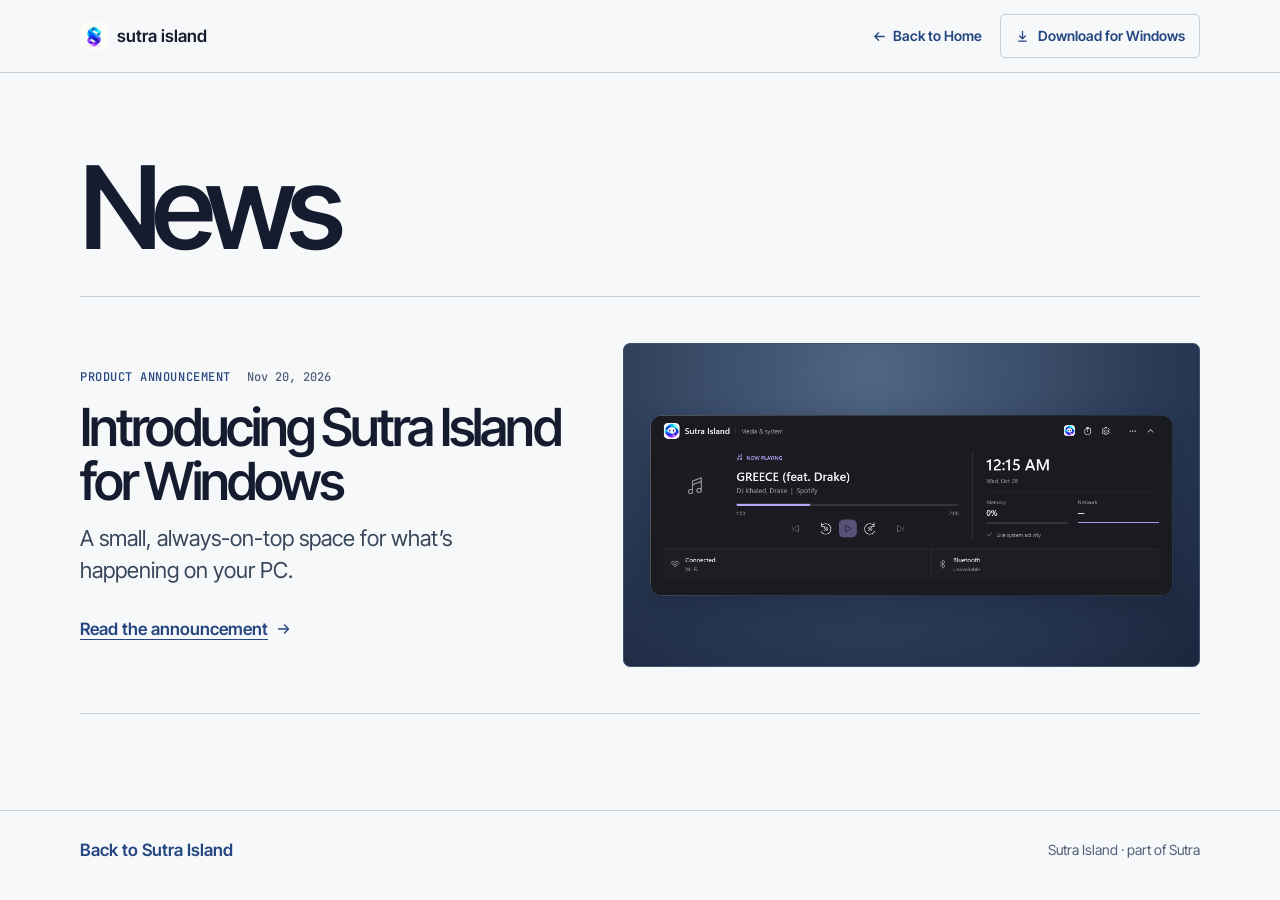
<file: site/news/index.html>
<!doctype html>
<html lang="en">
<head>
  <meta charset="utf-8" />
  <meta name="viewport" content="width=device-width, initial-scale=1" />
  <title>News | Sutra Island</title>
  <meta name="description" content="Product announcements and updates from Sutra Island for Windows." />
  <link rel="icon" type="image/png" href="../sutra-logo.png" />
  <link rel="canonical" href="https://tanujranjith.github.io/Sutra-Island/site/news/" />
  <link rel="preconnect" href="https://fonts.googleapis.com" />
  <link rel="preconnect" href="https://fonts.gstatic.com" crossorigin />
  <link rel="stylesheet" href="https://fonts.googleapis.com/css2?family=Inter+Tight:wght@400;500;600&amp;family=JetBrains+Mono:wght@400;500&amp;display=swap" />
  <link rel="stylesheet" href="./editorial.css?v=news-home-nav-1" />
</head>
<body class="editorial">
  <a class="ed-skip" href="#news">Skip to News</a>
  <header class="ed-top">
    <nav class="ed-shell ed-nav ed-nav--news" aria-label="News navigation">
      <a class="ed-brand" href="../"><img src="../sutra-logo.png" alt="" width="28" height="28" />sutra island</a>
      <div class="ed-nav-actions">
        <a class="ed-nav-link ed-nav-link--home" href="../"><svg aria-hidden="true" width="15" height="15" viewBox="0 0 16 16" fill="none"><path d="M13 8H3m4-4L3 8l4 4" stroke="currentColor" stroke-width="1.35" stroke-linecap="round" stroke-linejoin="round"/></svg>Back to Home</a>
        <a class="ed-nav-link ed-nav-link--download" href="../#download"><svg aria-hidden="true" width="15" height="15" viewBox="0 0 16 16" fill="none"><path d="M8 2.5v8m-3-3 3 3 3-3m-7 5.5h8" stroke="currentColor" stroke-width="1.35" stroke-linecap="round" stroke-linejoin="round"/></svg>Download for Windows</a>
      </div>
    </nav>
  </header>
  <main class="ed-shell ed-news" id="news" tabindex="-1">
    <header class="ed-masthead">
      <h1>News</h1>
    </header>
    <article class="ed-feature" aria-labelledby="news-island-launch">
      <a class="ed-feature-link" href="./introducing-sutra-island/" aria-labelledby="news-island-launch">
        <div class="ed-feature-copy">
          <p class="ed-meta"><span class="ed-meta-category">Product announcement</span><time datetime="2026-11-20">Nov 20, 2026</time></p>
          <h2 id="news-island-launch">Introducing Sutra Island for Windows</h2>
          <p class="ed-deck">A small, always-on-top space for what’s happening on your PC.</p>
          <p class="ed-read">Read the announcement <svg aria-hidden="true" width="16" height="16" viewBox="0 0 16 16" fill="none"><path d="M2.5 8h10m-4-4 4 4-4 4" stroke="currentColor" stroke-width="1.4" stroke-linecap="round" stroke-linejoin="round"/></svg></p>
        </div>
        <div class="ed-product-plate">
          <img src="./sutra-island-expanded.png" width="992" height="343" alt="Expanded Sutra Island with playback controls, a clock, and live system and connectivity status" fetchpriority="high" decoding="async" />
        </div>
      </a>
    </article>
  </main>
  <footer class="ed-foot">
    <div class="ed-shell ed-foot-row">
      <a class="ed-foot-link" href="../">Back to Sutra Island</a>
      <p class="ed-foot-note">Sutra Island · part of Sutra</p>
    </div>
  </footer>
</body>
</html>
</file>
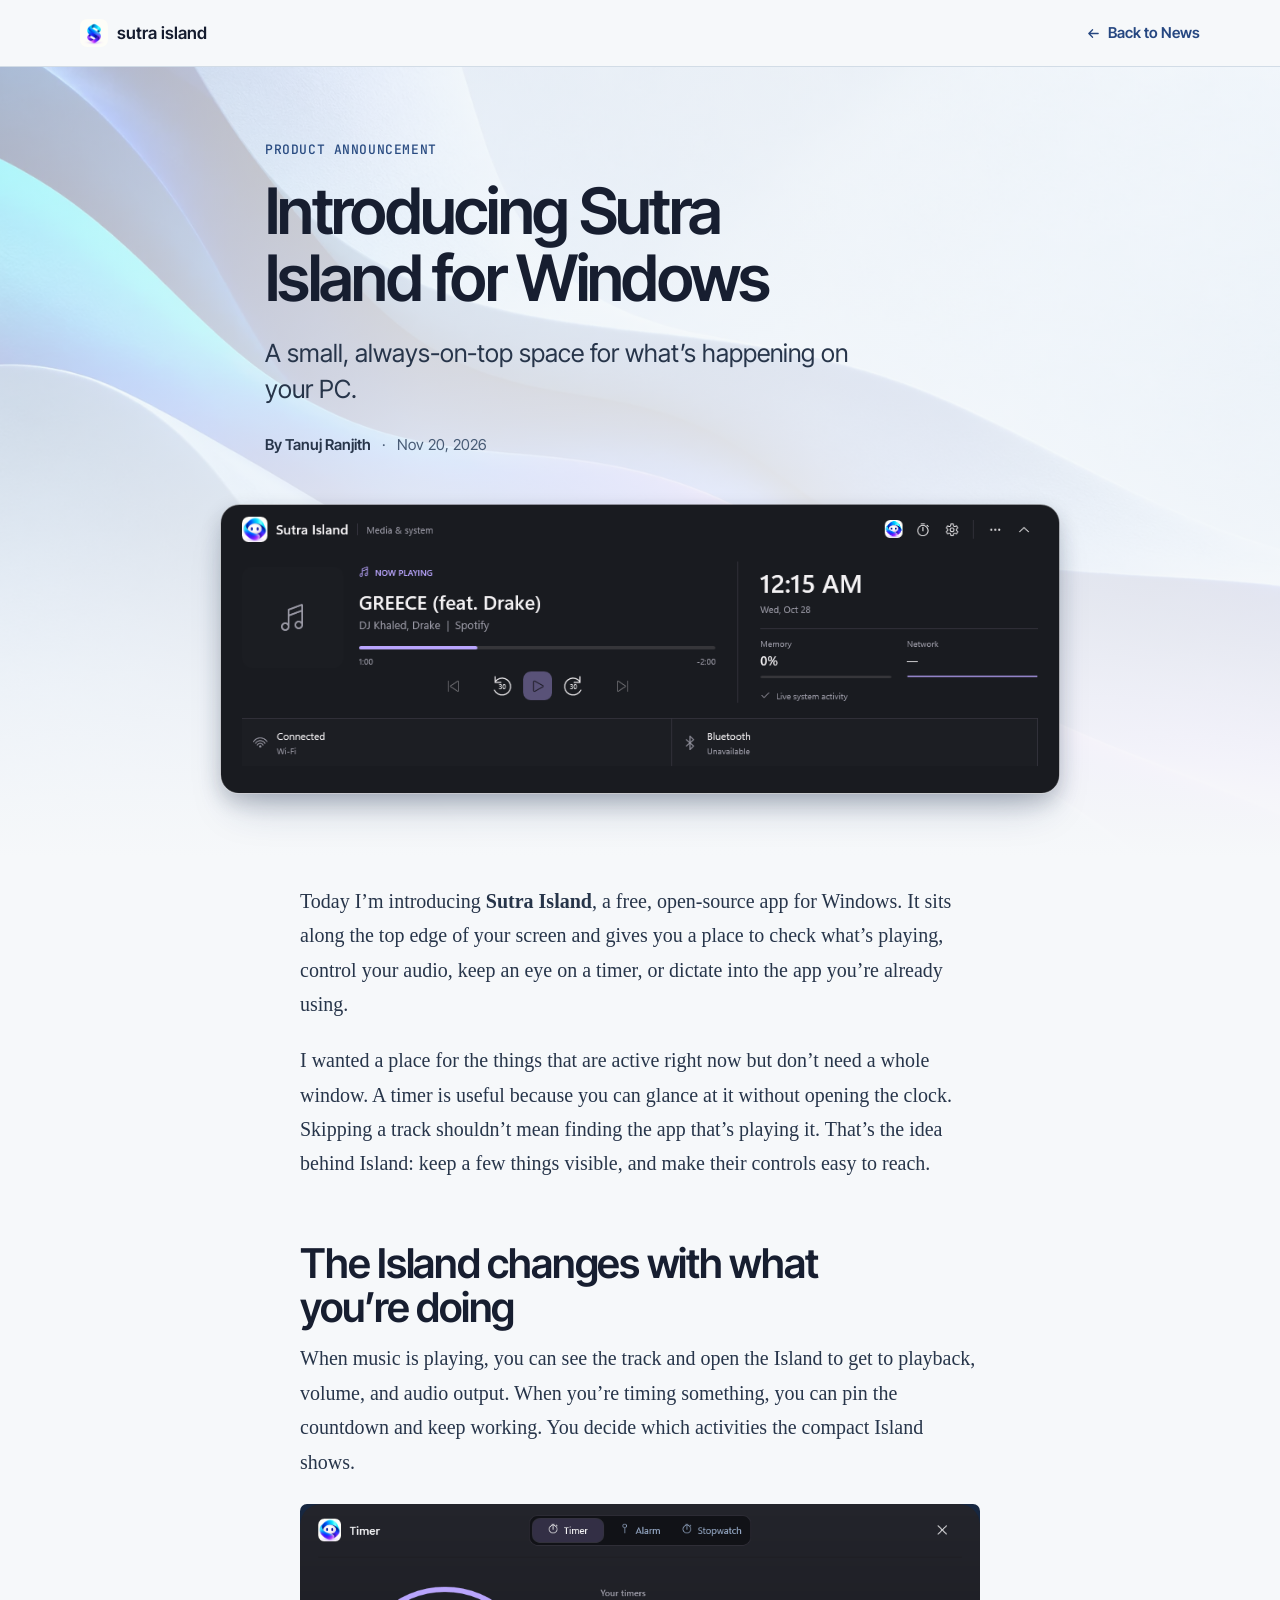
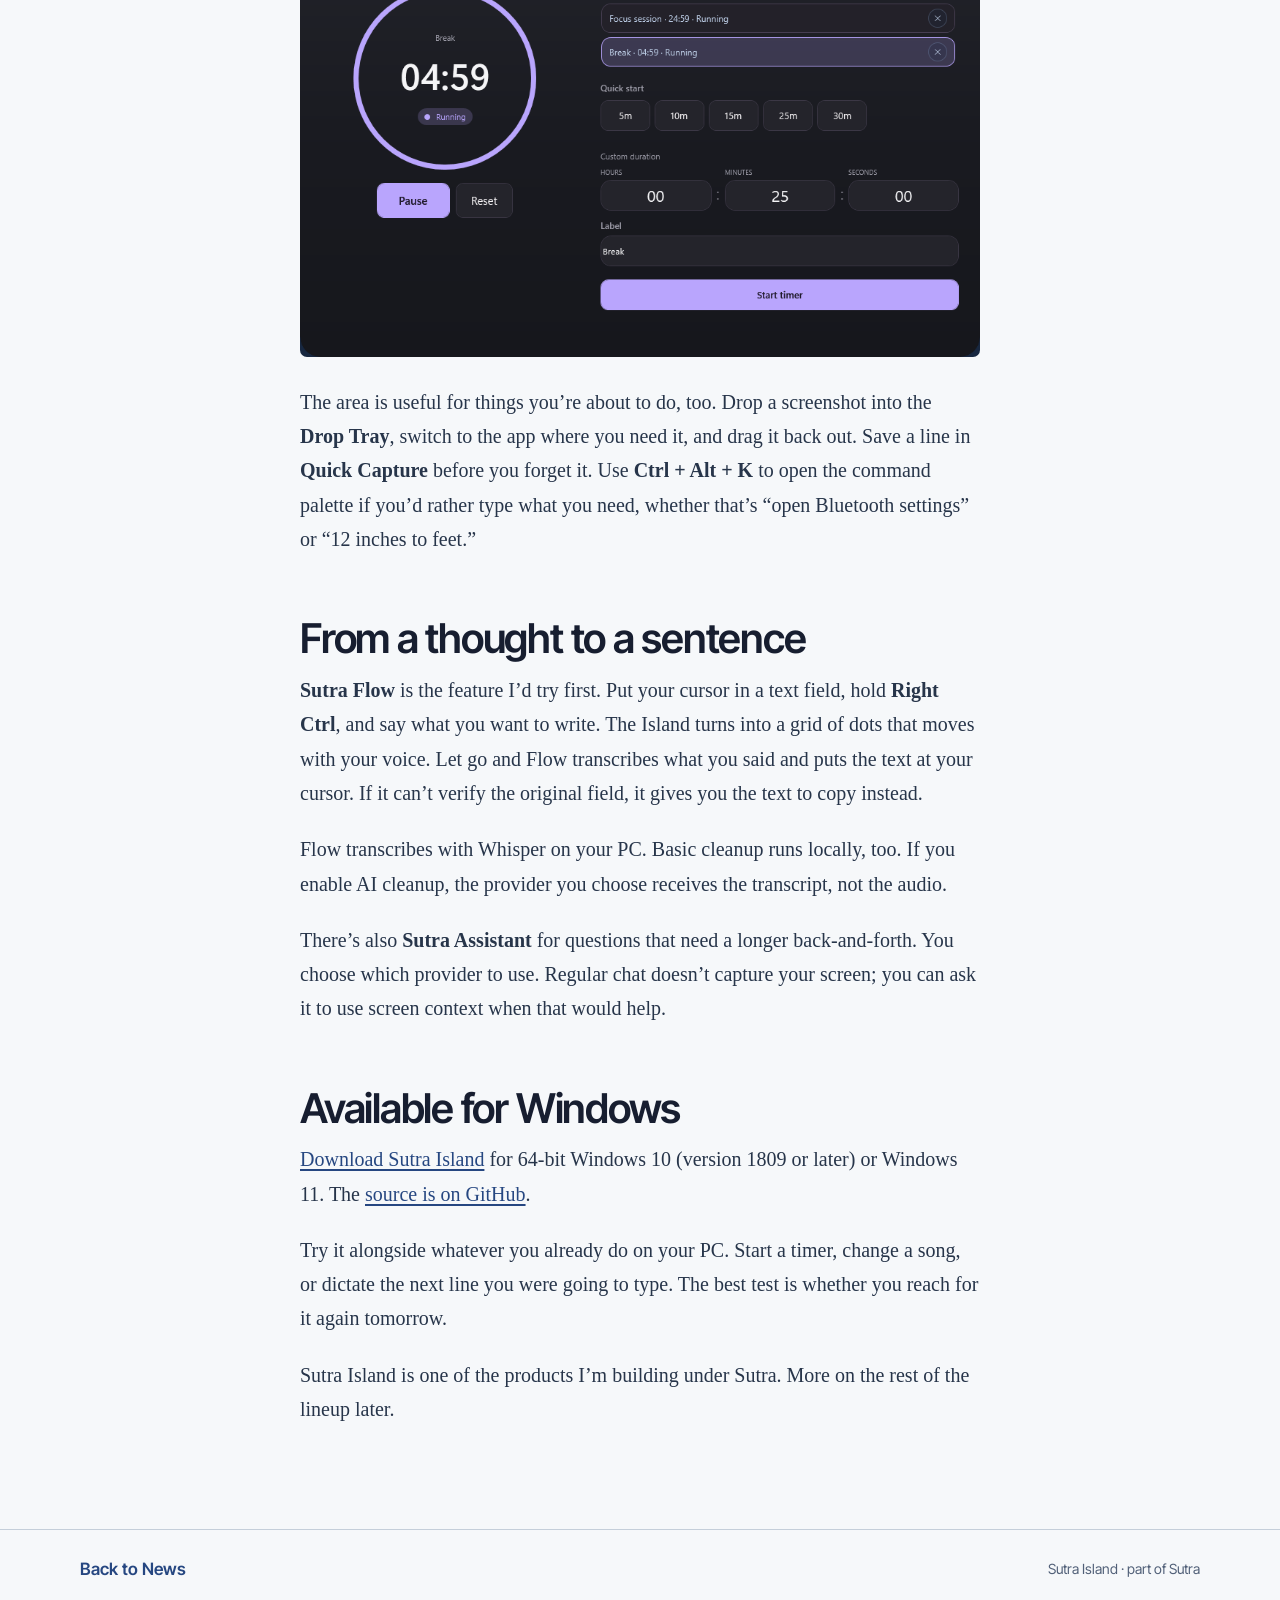
<file: site/news/introducing-sutra-island/index.html>
<!doctype html>
<html lang="en">
<head>
  <meta charset="utf-8" />
  <meta name="viewport" content="width=device-width, initial-scale=1" />
  <title>Introducing Sutra Island for Windows | Sutra Island News</title>
  <meta name="description" content="A small, always-on-top space for what’s happening on your PC." />
  <link rel="icon" type="image/png" href="../../sutra-logo.png" />
  <link rel="canonical" href="https://tanujranjith.github.io/Sutra-Island/site/news/introducing-sutra-island/" />
  <meta property="og:type" content="article" />
  <meta property="og:title" content="Introducing Sutra Island for Windows" />
  <meta property="og:description" content="A small, always-on-top space for what’s happening on your PC." />
  <meta property="og:url" content="https://tanujranjith.github.io/Sutra-Island/site/news/introducing-sutra-island/" />
  <meta property="og:image" content="https://tanujranjith.github.io/Sutra-Island/site/news/sutra-island-expanded.png" />
  <meta property="og:image:type" content="image/png" />
  <meta property="og:image:alt" content="Expanded Sutra Island with playback controls, a clock, and live system and connectivity status" />
  <meta property="og:image:width" content="992" />
  <meta property="og:image:height" content="343" />
  <meta name="twitter:card" content="summary_large_image" />
  <link rel="preconnect" href="https://fonts.googleapis.com" />
  <link rel="preconnect" href="https://fonts.gstatic.com" crossorigin />
  <link rel="stylesheet" href="https://fonts.googleapis.com/css2?family=Inter+Tight:wght@400;500;600&amp;family=JetBrains+Mono:wght@400;500&amp;display=swap" />
  <link rel="stylesheet" href="../editorial.css?v=native-ui-1" />
  <link rel="stylesheet" href="../article.css?v=tidal-editorial-2" />
</head>
<body class="editorial si-story">
  <a class="ed-skip" href="#article">Skip to article</a>
  <header class="ed-top">
    <nav class="ed-shell ed-nav" aria-label="Article navigation">
      <a class="ed-brand" href="../../"><img src="../../sutra-logo.png" alt="" width="28" height="28" />sutra island</a>
      <a class="ed-nav-link" href="../"><svg width="15" height="15" viewBox="0 0 16 16" fill="none" aria-hidden="true" focusable="false"><path d="M13 8H3m4-4L3 8l4 4" stroke="currentColor" stroke-width="1.35" stroke-linecap="round" stroke-linejoin="round"/></svg>Back to News</a>
    </nav>
  </header>
  <main>
    <article id="article" aria-labelledby="article-title" tabindex="-1">
      <header class="si-story-cover">
        <div class="ed-shell">
          <div class="si-story-heading">
            <p class="si-story-kicker">Product announcement</p>
            <h1 id="article-title">Introducing Sutra Island for Windows</h1>
            <p class="ed-deck">A small, always-on-top space for what’s happening on your PC.</p>
            <p class="si-story-byline"><span>By Tanuj Ranjith</span><span aria-hidden="true">·</span><time datetime="2026-11-20">Nov 20, 2026</time></p>
          </div>
          <figure class="si-story-product">
            <img src="../sutra-island-expanded.png" width="992" height="343" alt="Expanded Sutra Island with playback controls, a clock, and live system and connectivity status" fetchpriority="high" decoding="async" />
          </figure>
        </div>
      </header>
      <div class="ed-shell">
        <div class="ed-article-copy">
          <p>Today I’m introducing <strong>Sutra Island</strong>, a free, open-source app for Windows. It sits along the top edge of your screen and gives you a place to check what’s playing, control your audio, keep an eye on a timer, or dictate into the app you’re already using.</p>
          <p>I wanted a place for the things that are active right now but don’t need a whole window. A timer is useful because you can glance at it without opening the clock. Skipping a track shouldn’t mean finding the app that’s playing it. That’s the idea behind Island: keep a few things visible, and make their controls easy to reach.</p>
          <h2>The Island changes with what you’re doing</h2>
          <p>When music is playing, you can see the track and open the Island to get to playback, volume, and audio output. When you’re timing something, you can pin the countdown and keep working. You decide which activities the compact Island shows.</p>
          <figure class="ed-detail-shot">
            <img src="../../graphite-timer.png" width="930" height="619" alt="Sutra Island’s native timer panel showing a running break timer, quick presets, and duration controls" loading="lazy" decoding="async" />
          </figure>
          <p>The area is useful for things you’re about to do, too. Drop a screenshot into the <strong>Drop Tray</strong>, switch to the app where you need it, and drag it back out. Save a line in <strong>Quick Capture</strong> before you forget it. Use <strong>Ctrl + Alt + K</strong> to open the command palette if you’d rather type what you need, whether that’s “open Bluetooth settings” or “12 inches to feet.”</p>
          <h2>From a thought to a sentence</h2>
          <p><strong>Sutra Flow</strong> is the feature I’d try first. Put your cursor in a text field, hold <strong>Right Ctrl</strong>, and say what you want to write. The Island turns into a grid of dots that moves with your voice. Let go and Flow transcribes what you said and puts the text at your cursor. If it can’t verify the original field, it gives you the text to copy instead.</p>
          <p>Flow transcribes with Whisper on your PC. Basic cleanup runs locally, too. If you enable AI cleanup, the provider you choose receives the transcript, not the audio.</p>
          <p>There’s also <strong>Sutra Assistant</strong> for questions that need a longer back-and-forth. You choose which provider to use. Regular chat doesn’t capture your screen; you can ask it to use screen context when that would help.</p>
          <h2>Available for Windows</h2>
          <p><a href="https://github.com/tanujranjith/Sutra-Island/releases/tag/v1.4.5">Download Sutra Island</a> for 64-bit Windows 10 (version 1809 or later) or Windows 11. The <a href="https://github.com/tanujranjith/Sutra-Island">source is on GitHub</a>.</p>
          <p>Try it alongside whatever you already do on your PC. Start a timer, change a song, or dictate the next line you were going to type. The best test is whether you reach for it again tomorrow.</p>
          <p>Sutra Island is one of the products I’m building under Sutra. More on the rest of the lineup later.</p>
        </div>
      </div>
    </article>
  </main>
  <footer class="ed-foot">
    <div class="ed-shell ed-foot-row">
      <a class="ed-foot-link" href="../">Back to News</a>
      <p class="ed-foot-note">Sutra Island · part of Sutra</p>
    </div>
  </footer>
</body>
</html>
</file>
<file: site/styles.css>
/* Sutra Island site: design tokens and component styles. */

/* foundations */
:root {
  color-scheme: light dark;

  --text-primary: light-dark(#1d1d1f, #f5f5f7);         /* body text */
  --text-secondary: light-dark(#636366, #a1a1a6);       /* supporting grey text */
  --text-tertiary: light-dark(#1d1d1f4d, #f5f5f74d);    /* hollow dots, faint marks; never body text */
  --text-primary-on: light-dark(#f5f5f7, #1d1d1f);      /* text on --fill-primary */
  --text-secondary-on: light-dark(#aeaeb2, #5c5c60);    /* grey text on --fill-primary */
  --fill-primary: light-dark(#1d1d1f, #f5f5f7);         /* the strong fill: solid chips, the nav, the badge */
  --fill-primary-on: light-dark(#f5f5f7, #1d1d1f);      /* the page background */
  --fill-secondary: light-dark(#1d1d1f80, #f5f5f780);
  --fill-tertiary: light-dark(#e8e8ea, #2a2a2d);        /* the grey card, panel and row tint */
  --fill-segment: light-dark(#3a3a3c, #e2e2e4);         /* the nav's tab track */
  --fill-system-green: #00a665;                         /* status: done, ready */
  --fill-system-orange: #ff4d00;                        /* status: now, current */
  --fill-system-red: light-dark(#da2f35, #f1555b);      /* status: blocked, error */
  --transparent-primary: light-dark(#1d1d1f4d, #f5f5f74d);
  --stroke-primary: light-dark(#1d1d1f24, #f5f5f724);   /* strong hairline */
  --stroke-secondary: light-dark(#1d1d1f12, #f5f5f712); /* faint hairline between rows */
  --stroke-primary-on: light-dark(#f5f5f71a, #1d1d1f1a);
  --stroke-composer: light-dark(#f5f5f780, #1d1d1f80);  /* the callout's glass edge */
  --stroke-system-orange: #ff4d0026;
  --hover-wash: light-dark(#1d1d1f0d, #f5f5f70d);
  --hover-wash-primary-on: light-dark(#f9f9fa26, #1d1d1f14);

  /* The hero is light text over a dark photo in both themes. */
  --hero-surface: #161f39;
  --hero-text: #f5f5f7;
  --hero-text-muted: #f5f5f7cc;
  --hero-scrim-strong: rgb(22 31 57 / 0.78);
  --hero-scrim-soft: rgb(22 31 57 / 0.3);
  --hero-scrim-side: rgb(22 31 57 / 0.45);
  --hero-glass: rgb(22 31 57 / 0.42);
  --hero-glass-faint: rgb(22 31 57 / 0.35);
  --hero-glass-stroke: rgb(245 245 247 / 0.28);

  --mat-regular: light-dark(rgb(255 255 255 / 0.56), rgb(29 29 31 / 0.55));
  --mat-thin: light-dark(rgb(255 255 255 / 0.22), rgb(29 29 31 / 0.4));
  --mat-agent: light-dark(rgb(255 255 255 / 0.84), rgb(29 29 31 / 0.66));
  --mat-inverse: color-mix(in srgb, var(--fill-primary) 86%, transparent);  /* the nav: dark on light, light on dark */
  --sutra-blur: blur(50px) saturate(1.6);
  --sutra-shadow: 0 8px 40px #1d1d1f1f;

  --sans: "GT Standard", "GT Standard L", "Geist", -apple-system, BlinkMacSystemFont, "Helvetica Neue", sans-serif;
  --lh: 1.3;                                            /* every text style is 130% */
  --weight-light: 300;
  --weight-regular: 400;
  --weight-medium: 500;
  --weight-bold: 600;
  --size-caption: 12px;                                 /* the smallest text allowed */
  --size-meta: 13px;
  --size-small: 14px;
  --size-body: 15px;
  --size-prose: 16px;
  --size-heading: 20px;
  --size-figure: clamp(24px, 3vw, 32px);
  --size-title: clamp(26px, 3vw, 32px);
  --size-display: clamp(34px, 5vw, 48px);
  --size-lede: clamp(16px, 1.7vw, 20px);

  --type-caption: var(--weight-regular) var(--size-caption)/var(--lh) var(--sans);
  --type-tag: var(--weight-medium) var(--size-caption)/var(--lh) var(--sans);
  --type-small: var(--weight-regular) var(--size-small)/var(--lh) var(--sans);
  --type-label: var(--weight-medium) var(--size-small)/var(--lh) var(--sans);
  --type-body: var(--weight-regular) var(--size-body)/var(--lh) var(--sans);
  --type-body-strong: var(--weight-medium) var(--size-body)/var(--lh) var(--sans);
  --type-heading: var(--weight-medium) var(--size-heading)/var(--lh) var(--sans);
  --type-lede: var(--weight-medium) var(--size-lede)/var(--lh) var(--sans);
  --type-figure: var(--weight-regular) var(--size-figure)/var(--lh) var(--sans);
  --type-title: var(--weight-regular) var(--size-title)/var(--lh) var(--sans);
  --type-display: var(--weight-medium) var(--size-display)/var(--lh) var(--sans);
  --type-numeral: var(--weight-regular) 48px/1 var(--sans);

  --r-s: 12px;
  --r-m: 16px;
  --r-l: 24px;
  --r-xl: 32px;
  --r-pill: 100px;

  --ease-out: cubic-bezier(0.23, 1, 0.32, 1);
  --dur-quick: 160ms;
  --dur-draw: 1400ms;

  --page-max: 1120px;
  --gutter: clamp(16px, 3vw, 32px);                     /* the page's side padding */
  --tap: 44px;                                          /* the smallest touch target */
}
:root[data-theme="light"] { color-scheme: light; }
:root[data-theme="dark"] { color-scheme: dark; }

* { box-sizing: border-box; }
html { -webkit-text-size-adjust: 100%; scroll-behavior: smooth; }
@media (prefers-reduced-motion: reduce) { html { scroll-behavior: auto; } }

body {
  margin: 0;
  background: var(--fill-primary-on);
  color: var(--text-primary);
  font: var(--type-body);
  -webkit-font-smoothing: antialiased;
  overflow-x: hidden;
}

img { max-width: 100%; display: block; }
figure { margin-inline: 0; }
a { color: inherit; }
b, strong { font-weight: var(--weight-bold); }
p { margin: 0; text-wrap: pretty; }
h1, h2, h3 { margin: 0; text-wrap: balance; }
small { font-size: max(var(--size-caption), 0.85em); }
.sub { color: var(--text-secondary); }

:focus-visible { outline: 2px solid var(--fill-primary); outline-offset: 3px; border-radius: 6px; }

/* page */
.page {
  max-width: var(--page-max);
  margin: 0 auto;
  padding-inline: var(--gutter);
  padding-block: 12px 40px;
  display: grid;
  grid-template-columns: minmax(0, 1fr);
  gap: 16px;
}
.main { display: grid; grid-template-columns: minmax(0, 1fr); gap: 16px; min-width: 0; }

.glass {
  background: var(--mat-inverse);
  -webkit-backdrop-filter: var(--sutra-blur);
  backdrop-filter: var(--sutra-blur);
  border: 1px solid var(--stroke-primary-on);
}
.nav {
  position: sticky;
  top: calc(env(safe-area-inset-top, 0px) + 12px);
  z-index: 20;
  justify-self: center;
  max-width: 100%;
  display: flex;
  align-items: center;
  gap: 6px;
  padding: 5px;
  border-radius: var(--r-pill);
  box-shadow: var(--sutra-shadow);
}
.nav :focus-visible { outline-color: var(--fill-primary-on); }
.seg {
  display: flex;
  min-width: 0;
  overflow-x: auto;
  scrollbar-width: none;
  border-radius: var(--r-pill);
  background: var(--fill-segment);
}
.seg::-webkit-scrollbar { display: none; }
.seg a {
  flex: none;
  padding: 8px 14px;
  border-radius: var(--r-pill);
  font: var(--type-label);
  color: var(--text-secondary-on);
  text-decoration: none;
  white-space: nowrap;
}
.seg a:hover { color: var(--text-primary-on); }
/* The active tab carries its own fill so its text is measured against it. */
.seg a[aria-current="true"] { background: var(--fill-primary-on); color: var(--text-primary); }
.theme-btn {
  flex: none;
  width: 36px; height: 36px;
  display: grid;
  place-items: center;
  border: 0;
  border-radius: 50%;
  background: var(--hover-wash-primary-on);
  color: var(--text-primary-on);
  cursor: pointer;
}
.theme-btn:hover { box-shadow: inset 0 0 0 100px var(--hover-wash-primary-on); }
.theme-btn::before { content: ""; width: 14px; height: 14px; border-radius: 50%; box-shadow: inset 0 0 0 1.5px currentColor; background: linear-gradient(to right, light-dark(currentColor, transparent) 50%, light-dark(transparent, currentColor) 50%); }
@media (max-width: 599px) {
  .seg a { display: flex; align-items: center; min-height: var(--tap); }
  .theme-btn { width: var(--tap); height: var(--tap); }
}

/* footer */
.foot {
  display: flex;
  flex-wrap: wrap;
  align-items: center;
  justify-content: space-between;
  gap: 16px 24px;
  padding-top: 24px;
  border-top: 1px solid var(--stroke-secondary);
  font-size: var(--size-small);
  color: var(--text-secondary);
}
.foot strong { color: var(--text-primary); }
.foot nav { display: flex; flex-wrap: wrap; gap: 6px; }
.foot nav a {
  padding: 6px 12px;
  border-radius: var(--r-pill);
  background: var(--fill-tertiary);
  color: var(--text-primary);
  font: var(--type-tag);
  text-decoration: none;
}
.foot nav a:hover { box-shadow: inset 0 0 0 100px var(--hover-wash); }
.badge {
  display: inline-flex;
  align-items: center;
  gap: 10px;
  padding: 12px 16px;
  border-radius: var(--r-xl);
  background: var(--fill-primary);
  color: var(--text-primary-on);
  box-shadow: var(--sutra-shadow);
  font: var(--weight-medium) var(--size-body)/1.1 var(--sans);
  text-decoration: none;
}
.badge:hover { box-shadow: var(--sutra-shadow), inset 0 0 0 100px var(--hover-wash-primary-on); }
@media (max-width: 599px) {
  .foot nav a { display: inline-flex; align-items: center; min-height: var(--tap); min-width: var(--tap); }
  .badge { min-height: var(--tap); }
}

/* chip */
.chip {
  display: inline-flex;
  align-items: center;
  gap: 6px;
  padding: 4px 10px 4px 8px;
  border-radius: var(--r-pill);
  font: var(--type-tag);
  max-width: 100%;
  background: var(--fill-tertiary);
  color: var(--text-secondary);
  vertical-align: middle;
}
.chip::before {
  content: "";
  width: 7px; height: 7px;
  border-radius: 50%;
  flex: none;
  box-shadow: inset 0 0 0 1.5px var(--text-tertiary);
}
.chip--solid { background: var(--fill-primary); color: var(--text-primary-on); }
.chip--solid::before { background: var(--fill-system-green); box-shadow: none; }
td .chip { white-space: nowrap; }
/* dot */
.dot {
  display: inline-flex;
  align-items: center;
  gap: 6px;
  margin-top: 4px;
  font: var(--type-tag);
  color: var(--text-primary);
}
.dot::before { content: ""; width: 7px; height: 7px; border-radius: 50%; background: var(--fill-system-green); }
tbody th .dot { display: flex; width: fit-content; }
/* pill */
.pill {
  display: inline-block;
  padding: 1px 8px;
  border-radius: var(--r-pill);
  background: var(--fill-tertiary);
  color: var(--text-secondary);
  font: var(--type-tag);
  white-space: normal;
  vertical-align: 1px;
}
/* button, link and links */
.btn {
  display: inline-flex;
  align-items: center;
  gap: 6px;
  min-height: 30px;
  padding: 5px 12px;
  border-radius: var(--r-s);
  background: var(--fill-primary-on);
  color: var(--text-primary);
  border: 1px solid var(--stroke-primary);
  font: var(--type-tag);
  text-decoration: none;
  max-width: 100%;
  transition: box-shadow var(--dur-quick) ease;
}
.btn:hover { box-shadow: inset 0 0 0 100px var(--hover-wash); }
.btn[target="_blank"]::after { content: "\2197"; font-size: 11px; color: var(--text-secondary); }
.link {
  color: var(--text-primary);
  text-decoration: underline;
  text-decoration-color: var(--stroke-primary);
  text-underline-offset: 3px;
  max-width: 100%;
  overflow-wrap: anywhere;
}
.link:hover { text-decoration-color: currentColor; }
.links { display: flex; flex-wrap: wrap; gap: 8px; }
@media (pointer: coarse), (max-width: 599px) { .btn { min-height: var(--tap); padding-inline: 14px; } }
@media (max-width: 599px) {
  .link { display: inline-flex; align-items: center; min-width: var(--tap); min-height: var(--tap); margin: -13px 0; vertical-align: middle; }
}
/* text and fineprint */
.prose { display: grid; gap: 12px; max-width: 68ch; font-size: var(--size-prose); }
.fineprint { font-size: var(--size-small); color: var(--text-secondary); max-width: 70ch; }
/* hero */
.hero {
  position: relative;
  min-height: clamp(460px, 64vh, 660px);
  border-radius: var(--r-xl);
  overflow: hidden;
  display: flex;
  align-items: flex-end;
  color: var(--hero-text);
  isolation: isolate;
  box-shadow: var(--sutra-shadow);
  background: var(--hero-surface);
}
/* Without a photo the hero is as tall as its copy, so the callout sits beside the copy instead of over it. */
.hero:not(:has(.hero__img)) { min-height: 0; background: var(--hero-surface) center / cover no-repeat; }
.hero:not(:has(.hero__img))::after { background: linear-gradient(to right, var(--hero-scrim-side) 0%, transparent 60%); }
@media (min-width: 761px) {
  .hero:not(:has(.hero__img)) > .callout { position: static; flex: none; align-self: flex-start; margin: clamp(16px, 2.4vw, 24px) clamp(16px, 2.4vw, 24px) clamp(16px, 2.4vw, 24px) auto; }
}
.hero__img {
  position: absolute;
  inset: 0;
  width: 100%;
  height: 100%;
  object-fit: cover;
  object-position: 40% 60%;
  z-index: -2;
}
.hero::after {
  content: "";
  position: absolute;
  inset: 0;
  z-index: -1;
  background:
    linear-gradient(to top, var(--hero-scrim-strong) 0%, var(--hero-scrim-soft) 42%, transparent 66%),
    linear-gradient(to right, var(--hero-scrim-side) 0%, transparent 60%);
}
.hero__copy {
  display: grid;
  gap: 14px;
  max-width: 40rem;
  padding: clamp(24px, 4vw, 48px);
  padding-bottom: clamp(28px, 3.4vw, 44px);
}
.hero__eyebrow {
  justify-self: start;
  padding: 6px 12px;
  border-radius: var(--r-pill);
  background: var(--hero-glass);
  border: 1px solid var(--hero-glass-stroke);
  -webkit-backdrop-filter: var(--sutra-blur);
  backdrop-filter: var(--sutra-blur);
  font: var(--type-label);
}
.hero h1 { font: var(--type-display); letter-spacing: 0; }
.hero h1 em { font-style: normal; }
.hero__sub { font: var(--type-lede); max-width: 34ch; }
.hero__meta { font-size: var(--size-small); color: var(--hero-text-muted); }
.hero__credit {
  position: absolute;
  right: clamp(20px, 3vw, 32px);
  bottom: 16px;
  padding: 4px 10px;
  border-radius: var(--r-pill);
  background: var(--hero-glass-faint);
  -webkit-backdrop-filter: var(--sutra-blur);
  backdrop-filter: var(--sutra-blur);
  font: var(--type-caption);
  color: var(--hero-text-muted);
}
.hero > .callout {
  position: absolute;
  top: clamp(16px, 2.4vw, 24px);
  right: clamp(16px, 2.4vw, 24px);
  width: min(320px, calc(100% - 32px));
}
@media (max-width: 760px) {
  .hero { flex-direction: column; justify-content: flex-end; align-items: stretch; min-height: 0; }
  .hero__img { object-position: 22% 50%; }
  .hero__copy { padding-top: 260px; padding-bottom: 28px; }
  .hero:not(:has(.hero__img)) .hero__copy { padding-top: clamp(24px, 4vw, 48px); }
  .hero__credit { top: 16px; right: 16px; bottom: auto; }
  .hero > .callout { position: static; width: auto; margin: 0 12px 12px; }
}
/* callout */
.callout {
  max-width: 420px;
  display: grid;
  gap: 10px;
  padding: 16px 18px 18px;
  border-radius: var(--r-l);
  background: var(--mat-agent);
  -webkit-backdrop-filter: var(--sutra-blur);
  backdrop-filter: var(--sutra-blur);
  border: 1px solid var(--stroke-composer);
  box-shadow: var(--sutra-shadow);
  color: var(--text-primary);
  font-size: var(--size-small);
}
.callout__head { display: flex; align-items: center; gap: 8px; color: var(--text-secondary); font-weight: var(--weight-medium); }
.callout__head svg { color: var(--text-primary); }
.callout__lead { font-size: var(--size-body); }
.callout .fineprint { font-size: var(--size-caption); }
.callout .btn { justify-self: start; }
/* stats */
.stats { display: grid; grid-auto-flow: column; grid-auto-columns: minmax(0, 1fr); padding-top: 8px; }
.stat {
  display: grid;
  grid-template-rows: 1fr auto;
  gap: 4px;
  padding: 12px 24px;
  border-left: 1px solid var(--stroke-secondary);
}
.stat:first-child { border-left: 0; padding-left: 0; }
.stat__fig { font: var(--type-figure); font-variant-numeric: tabular-nums; }
.stat__label { font-size: var(--size-small); color: var(--text-secondary); }
@media (max-width: 760px) {
  .stats { grid-auto-flow: row; grid-template-columns: auto minmax(0, 1fr); column-gap: 12px; padding-top: 0; }
  .stat { grid-column: 1 / -1; grid-template-columns: subgrid; align-items: baseline; gap: 12px; padding: 14px 0; border-left: 0; border-top: 1px solid var(--stroke-secondary); }
  .stat:first-child { border-top: 0; }
}
/* section */
.section {
  padding-block: clamp(40px, 6vw, 72px) clamp(16px, 2vw, 24px);
  border-top: 1px solid var(--stroke-secondary);
  scroll-margin-top: calc(env(safe-area-inset-top, 0px) + 72px); /* Clears the sticky .nav: its top offset plus its tallest height, 56px. */
  min-width: 0;
}
.section > * + * { margin-top: clamp(20px, 2.4vw, 28px); }
.section > .head + * { margin-top: 0; }
.head {
  display: grid;
  grid-template-columns: minmax(0, 1.65fr) minmax(0, 1fr);
  gap: 10px 40px;
  align-items: end;
  margin-bottom: clamp(24px, 3vw, 36px);
}
.head__eyebrow { grid-column: 1 / -1; font: var(--type-label); color: var(--text-secondary); }
.head h2 { font: var(--type-title); }
.head__sub { justify-self: end; font-size: var(--size-body); color: var(--text-secondary); max-width: 44ch; text-align: right; }
@media (max-width: 900px) { .head { grid-template-columns: 1fr; } .head__sub { justify-self: start; text-align: left; } }
/* table */
.table-wrap { margin-inline: -12px; padding-inline: 12px; overflow-x: auto; }
table { width: 100%; border-collapse: collapse; font: var(--type-small); font-variant-numeric: tabular-nums; }
caption { text-align: left; font: var(--type-caption); color: var(--text-secondary); padding: 0 0 10px; }
th, td { text-align: left; vertical-align: top; padding: 12px; border-bottom: 1px solid var(--stroke-secondary); }
th:first-child, td:first-child { padding-left: 0; }
th:last-child, td:last-child { padding-right: 0; }
thead th {
  font: var(--type-tag);
  color: var(--text-secondary);
  border-bottom-color: var(--stroke-primary);
  padding-top: 0;
  padding-bottom: 8px;
  white-space: nowrap;
}
tbody th { font-weight: var(--weight-bold); }
tbody tr:last-child > * { border-bottom: 0; }
.rowhead { white-space: nowrap; }
td small, th small { display: block; font: var(--type-caption); color: var(--text-secondary); margin-top: 2px; }
td.num { font-weight: var(--weight-bold); white-space: nowrap; }
td.num small { white-space: normal; }
.muted { color: var(--text-secondary); }
tr.is-highlight > * { background: var(--fill-tertiary); }
tr.is-highlight > :first-child { box-shadow: -12px 0 var(--fill-tertiary); }
tr.is-highlight > :last-child { box-shadow: 12px 0 var(--fill-tertiary); }
.after-table { margin-top: 20px; padding-inline: 12px; }
@media (max-width: 599px) {
  .table-wrap table, .table-wrap tbody, .table-wrap tr, .table-wrap th, .table-wrap td { display: block; }
  .table-wrap thead { display: none; }
  .table-wrap caption { display: block; text-align: left; }
  .table-wrap tbody tr { padding: 12px 0; border-bottom: 1px solid var(--stroke-secondary); }
  .table-wrap tbody tr.is-highlight { margin-inline: -12px; padding-inline: 12px; background: var(--fill-tertiary); }
  .table-wrap tbody tr.is-highlight > * { background: none; box-shadow: none; }
  .table-wrap tbody tr > * { border-bottom: 0; padding: 2px 0; }
  .table-wrap tbody td.is-empty { display: none; }
  .table-wrap tbody td[data-label] { display: grid; grid-template-columns: minmax(0, 8em) minmax(0, 1fr); column-gap: 12px; }
  .table-wrap tbody td[data-label]::before { content: attr(data-label) " "; color: var(--text-secondary); font-size: var(--size-caption); }
  .rowhead { white-space: normal; }
}
/* compare */
.compare { margin-inline: -12px; overflow-x: auto; scroll-snap-type: x mandatory; }
.compare table { table-layout: fixed; min-width: calc(var(--compare-cols, 3) * 200px); }
.compare th, .compare td { scroll-snap-align: start; padding-inline: 12px; }
.compare thead th { font: var(--type-body-strong); color: var(--text-primary); white-space: normal; padding-top: 0; padding-bottom: 14px; border-bottom-color: var(--stroke-secondary); }
/* On light tiles a white product backdrop blends into the grey. */
.compare__media { position: relative; display: grid; grid-template: minmax(0, 1fr) / minmax(0, 1fr); place-items: center; width: 100%; aspect-ratio: 4 / 3; max-height: 240px; margin: 0 0 12px; padding: 16px; border-radius: var(--r-m); background: var(--fill-tertiary); }
.compare__media img { max-width: 100%; max-height: 100%; mix-blend-mode: multiply; }
.compare thead th > .chip { display: flex; width: fit-content; margin-top: 8px; }
.compare:has(.compare__media) thead th:not(:has(.compare__media))::before { content: ""; display: block; width: 100%; aspect-ratio: 4 / 3; max-height: 240px; margin-bottom: 12px; border-radius: var(--r-m); background: var(--fill-tertiary); }
:root[data-theme="dark"] .compare__media img { mix-blend-mode: normal; border-radius: var(--r-s); }
@media (prefers-color-scheme: dark) { :root:not([data-theme="light"]) .compare__media img { mix-blend-mode: normal; border-radius: var(--r-s); } }
/* The header column shrinks to nothing on screen but stays in the table, so screen readers keep each value's row header. */
.js .compare tbody th[scope="row"], .js .compare thead td:first-child { width: 0; padding: 0; border: 0; overflow: hidden; clip-path: inset(50%); white-space: nowrap; }
.js .compare td[data-label]::before { content: attr(data-label); content: attr(data-label) / ""; display: block; margin-bottom: 4px; font: var(--type-caption); color: var(--text-secondary); }
@media (max-width: 599px) { .compare table { min-width: calc(var(--compare-cols, 3) * 68vw); } }
/* steps */
.step {
  display: grid;
  grid-template-columns: 112px minmax(0, 1fr) minmax(220px, 0.78fr);
  gap: 16px 28px;
  padding: 28px 0;
  border-bottom: 1px solid var(--stroke-secondary);
}
.step > * { min-width: 0; }
.steps > .step:last-child { border-bottom: 0; }
.step p + p { margin-top: 8px; }
.step__num { font: var(--type-numeral); color: var(--text-primary); font-variant-numeric: tabular-nums; }
.step__eyebrow { margin-top: 8px; font: var(--type-label); color: var(--text-secondary); }
.step h3 { font: var(--type-heading); margin-bottom: 12px; }
.step__pills { list-style: none; margin: 0 0 14px; padding: 0; display: flex; flex-wrap: wrap; gap: 6px; }
.step__pills li {
  padding: 4px 10px;
  border-radius: var(--r-pill);
  border: 1px solid var(--stroke-primary);
  font-size: var(--size-meta);
  color: var(--text-secondary);
  max-width: 100%;
}
.step__pills b { color: var(--text-primary); font-weight: var(--weight-bold); }
.step__panel {
  align-self: start;
  margin: 0;
  padding: 16px 18px;
  border-radius: var(--r-m);
  background: var(--fill-tertiary);
  font-size: var(--size-small);
}
.step__panel dt { font-size: var(--size-caption); color: var(--text-secondary); margin-bottom: 2px; }
.step__panel dd { margin: 0 0 12px; }
.step__panel dd:last-child { margin-bottom: 0; }
.step__panel .fineprint { display: block; margin-top: 6px; font-size: var(--size-caption); }
.step__panel .btn { margin-top: 8px; }
.step__figure { grid-column: 2 / span 2; margin: 0; }
.step__figure img { width: 100%; height: clamp(200px, 26vw, 320px); object-fit: cover; border-radius: var(--r-m); }
.step__figure figcaption { font-size: var(--size-caption); color: var(--text-secondary); padding-top: 10px; }
@media (min-width: 901px) {
  .step:not(:has(> .step__panel)) { grid-template-columns: 112px minmax(0, 1fr); }
  .step:not(:has(> .step__panel)) > .step__figure { grid-column: 2; }
}
@media (max-width: 900px) {
  .step { grid-template-columns: minmax(0, 1fr); gap: 14px; }
  .step__figure { grid-column: 1; }
  .step__intro { display: flex; align-items: baseline; gap: 14px; }
  .step__num { font-size: 40px; }
  .step__eyebrow { margin-top: 0; }
}
/* checklist */
.checklist { display: grid; grid-template-columns: minmax(0, 1.4fr) auto minmax(0, 1fr); column-gap: 20px; list-style: none; margin: 0; padding: 0; }
.checklist:not(:has(.checklist__note)) { grid-template-columns: minmax(0, 1fr) auto; }
.checklist > li {
  display: grid;
  grid-column: 1 / -1;
  grid-template-columns: subgrid;
  row-gap: 8px;
  align-items: center;
  padding: 14px 0;
  border-bottom: 1px solid var(--stroke-secondary);
}
.checklist > li:last-child { border-bottom: 0; }
.checklist__item { grid-column: 1; font-weight: var(--weight-bold); }
.checklist > li > .chip { grid-column: 2; justify-self: start; }
.checklist:not(:has(.checklist__note)) > li > .chip { justify-self: end; }
.checklist__item small { display: block; font-weight: var(--weight-regular); font-size: var(--size-caption); color: var(--text-secondary); margin-top: 2px; }
.checklist__note { grid-column: 3; font-size: var(--size-small); color: var(--text-secondary); }
.checklist > li.is-done .checklist__item { text-decoration: line-through; text-decoration-color: var(--text-tertiary); }
@media (max-width: 760px) {
  .checklist { grid-template-columns: minmax(0, 1fr) auto; }
  .checklist > li > .chip { justify-self: end; }
  .checklist__note { grid-column: 1 / -1; }
}
/* breakdown */
.breakdown { max-width: 720px; }
@media (min-width: 901px) { .section > .breakdown, .section > .aside { max-width: calc((100% - 40px) * 1.65 / 2.65); } }
.breakdown dl { margin: 0; }
.breakdown .row {
  display: flex;
  align-items: baseline;
  justify-content: space-between;
  gap: 16px;
  padding: 14px 0;
  border-bottom: 1px solid var(--stroke-secondary);
}
.breakdown dt { font-size: var(--size-body); }
.breakdown dt small { display: block; color: var(--text-secondary); font-size: var(--size-meta); margin-top: 2px; }
.breakdown dd { margin: 0; font-weight: var(--weight-bold); font-size: var(--size-body); white-space: nowrap; font-variant-numeric: tabular-nums; }
.breakdown .row--total {
  margin-top: -1px;
  padding: 18px 0 0;
  border-top: 1px solid var(--stroke-primary);
  border-bottom: 0;
  flex-wrap: wrap;
  align-items: baseline;
}
.breakdown .row--total dt { font: var(--type-body-strong); }
.breakdown .row--total dd { font: var(--type-figure); white-space: normal; }
.breakdown .fineprint { margin-top: 16px; }
/* pair */
.pair { display: grid; grid-template-columns: repeat(2, minmax(0, 1fr)); gap: clamp(20px, 3vw, 40px); align-items: start; }
.pair:has(> :is(.callout, .aside):last-child) { grid-template-columns: minmax(0, 1.65fr) minmax(0, 1fr); column-gap: 40px; }
.pair > .callout { max-width: none; }
@media (max-width: 760px) { .pair, .pair:has(> :is(.callout, .aside):last-child) { grid-template-columns: minmax(0, 1fr); } }
/* timeline */
.timeline { display: grid; grid-template-columns: 210px minmax(0, 1fr) auto; column-gap: 28px; list-style: none; margin-inline: 0; margin-bottom: 0; padding: 0; }
.timeline > li {
  display: grid;
  grid-column: 1 / -1;
  grid-template-columns: subgrid;
  row-gap: 8px;
  align-items: start;
  padding: 18px 0;
  border-bottom: 1px solid var(--stroke-secondary);
}
.timeline > li:first-child { padding-top: 0; }
.timeline > li:last-child { border-bottom: 0; padding-bottom: 0; }
.timeline__when { display: flex; align-items: baseline; gap: 12px; font-weight: var(--weight-bold); }
.timeline__when::before {
  content: "";
  width: 8px; height: 8px;
  flex: none;
  border-radius: 50%;
  box-shadow: inset 0 0 0 1.5px var(--text-tertiary);
  transform: translateY(-1px);
}
.timeline > li.is-current .timeline__when::before { background: var(--fill-system-orange); box-shadow: 0 0 0 4px var(--stroke-system-orange); }
.timeline > li > p:has(> .chip:only-child) { justify-self: end; }
.timeline__what ul { margin: 0; padding-left: 18px; }
.timeline__what li { margin-bottom: 4px; }
.timeline__what li:last-child { margin-bottom: 0; }
.timeline__what p + p { margin-top: 6px; }
@media (max-width: 900px) {
  .timeline { grid-template-columns: minmax(0, 1fr); }
  .timeline > li > p:has(> .chip:only-child) { justify-self: start; }
  .timeline__what, .timeline > li > p:last-child { padding-left: 20px; }
}
/* cards */
.cards { display: grid; grid-template-columns: repeat(auto-fit, minmax(min(100%, 260px), 1fr)); gap: 16px; }
.cards:has(> :nth-child(4):last-child) { grid-template-columns: repeat(2, minmax(0, 1fr)); }
.cards > div { padding: 22px 24px; border-radius: var(--r-m); background: var(--fill-tertiary); }
.cards h3 { font: var(--type-heading); margin-bottom: 10px; }
.cards ul { margin: 0; padding: 0; list-style: none; }
.cards li { padding: 10px 0; border-bottom: 1px solid var(--stroke-secondary); }
.cards li:last-child { border-bottom: 0; padding-bottom: 0; }
.cards__media { display: grid; grid-template: minmax(0, 1fr) / minmax(0, 1fr); place-items: center; aspect-ratio: 4 / 3; max-height: 220px; margin: 0 0 14px; padding: 12px; border-radius: var(--r-s); background: var(--fill-primary-on); }
.cards__media img { max-width: 100%; max-height: 100%; mix-blend-mode: multiply; }
:root[data-theme="dark"] .cards__media img { mix-blend-mode: normal; }
@media (prefers-color-scheme: dark) { :root:not([data-theme="light"]) .cards__media img { mix-blend-mode: normal; } }
.cards .quote { font: var(--type-heading); margin-bottom: 8px; text-wrap: balance; }
@media (max-width: 900px) { .cards { grid-template-columns: 1fr; } }
@media (max-width: 760px) { .cards:has(> :nth-child(4):last-child) { grid-template-columns: minmax(0, 1fr); } }
/* aside */
.aside {
  max-width: 62ch;
  padding: 20px 22px;
  border: 1.5px dashed var(--stroke-primary);
  border-radius: var(--r-m);
}
.aside h3 { font: var(--type-heading); margin-bottom: 6px; }
/* chart */
.chart { margin-bottom: 8px; padding: 20px 20px 12px; border-radius: var(--r-m); background: var(--fill-tertiary); overflow-x: auto; }
.chart__cap { font-size: var(--size-caption); color: var(--text-secondary); margin-bottom: 12px; }
.chart svg { width: 100%; height: auto; display: block; }
.pf-grid { stroke: var(--stroke-primary); stroke-width: 1; }
.pf-line { stroke: var(--fill-primary); stroke-width: 2.4; fill: none; stroke-linejoin: round; stroke-linecap: round; }
.pf-fill { fill: var(--fill-primary); opacity: 0.07; }
.pf-dot { fill: var(--fill-primary-on); stroke: var(--fill-primary); stroke-width: 2; }
.pf-alt { fill: var(--text-primary); font: var(--weight-bold) var(--size-body) var(--sans); text-anchor: middle; }
.pf-name { fill: var(--text-secondary); font: var(--weight-medium) var(--size-meta) var(--sans); text-anchor: middle; }
.pf-num { fill: var(--text-tertiary); font: var(--weight-medium) var(--size-meta) var(--sans); text-anchor: middle; }
.pf-axis { fill: var(--text-secondary); font: var(--weight-regular) var(--size-caption) var(--sans); }
.js .chart:not(.is-in) .pf-line { stroke-dasharray: 1400; stroke-dashoffset: 1400; }
.js .chart.is-in .pf-line { stroke-dasharray: 1400; stroke-dashoffset: 0; transition: stroke-dashoffset var(--dur-draw) var(--ease-out) 120ms; }
@media (prefers-reduced-motion: reduce) { .js .chart .pf-line { stroke-dasharray: none; stroke-dashoffset: 0; transition: none; } }
/* figure */
.band { margin-inline: 0; margin-bottom: 0; }
.band img { width: 100%; height: clamp(240px, 40vw, 520px); object-fit: cover; border-radius: var(--r-xl); }
.band figcaption { font-size: var(--size-caption); color: var(--text-secondary); padding: 10px 4px 0; }
.is-portrait img { width: auto; max-width: 100%; height: clamp(320px, 48vw, 560px); }
</file>
<file: site/news/news.css>
/* The news reading surfaces extend the landing page's mist, ink, and graphite palette. */
:root {
  --sn-paper: #f1f4f6;
  --sn-ink: #1a1b3a;
  --sn-body: #333e50;
  --sn-muted: #4a5568;
  --sn-link: #354a88;
  --sn-line: #bfc8d1;
  --sn-pad: clamp(20px, 5vw, 72px);
  --sn-sans: "Inter Tight", "Manrope", system-ui, -apple-system, "Segoe UI", sans-serif;
  --sn-mono: "JetBrains Mono", ui-monospace, Consolas, monospace;
}

.x-sn-mobile-link { display: none; }

.sn-news-page {
  min-height: 100vh;
  display: grid;
  grid-template-rows: auto 1fr auto;
}
.sn-news {
  max-width: 1200px;
  margin-inline: auto;
  padding: clamp(46px, 7.5vw, 100px) var(--sn-pad) clamp(52px, 8vw, 112px);
}
.sn-news__heading { padding-bottom: clamp(18px, 4vw, 32px); }
.sn-news__title {
  color: var(--sn-ink);
  margin: 0;
  font-size: clamp(56px, 8vw, 110px);
  line-height: .94;
  letter-spacing: -.07em;
  font-weight: 500;
}
.sn-news__feature {
  border-block: 1px solid var(--sn-line);
  padding: clamp(18px, 3vw, 30px) 0;
}
.sn-feature {
  display: grid;
  grid-template-columns: minmax(0, 1.55fr) minmax(0, 1fr);
  gap: clamp(22px, 4vw, 58px);
  align-items: center;
  text-decoration: none;
  color: var(--sn-body);
}
.sn-feature:hover, .sn-feature:focus-visible { text-decoration: none; }
.sn-feature__image {
  display: block;
  width: 100%;
  height: auto;
  background: #15223a;
  border-radius: 9px;
}
.sn-feature__description { min-width: 0; padding-block: 8px; }
.sn-meta {
  margin: 0;
  display: flex;
  flex-wrap: wrap;
  align-items: center;
  gap: 5px 14px;
  color: var(--sn-muted);
  font: 500 12px/1.5 var(--sn-mono);
}
.sn-meta__category { color: var(--sn-link); }
.sn-feature__title {
  margin: 12px 0 14px;
  color: var(--sn-ink);
  font-weight: 600;
  font-size: clamp(31px, 4.3vw, 60px);
  line-height: 1.04;
  letter-spacing: -.048em;
  text-wrap: balance;
}
.sn-feature__summary { max-width: 34ch; margin: 0; line-height: 1.55; }
.sn-feature__read {
  display: inline-flex;
  align-items: center;
  gap: 9px;
  margin: 24px 0 0;
  color: var(--sn-link);
  font-weight: 600;
  text-decoration: underline;
  text-decoration-color: transparent;
  text-underline-offset: 4px;
  transition: text-decoration-color .2s ease;
}
.sn-feature:hover .sn-feature__read,
.sn-feature:focus-visible .sn-feature__read { text-decoration-color: currentColor; }

.sn-article-page {
  margin: 0;
  background: var(--sn-paper);
  color: var(--sn-body);
  color-scheme: light;
  font: 400 17px/1.57 var(--sn-sans);
}
.sn-article-page *, .sn-article-page *::before, .sn-article-page *::after { box-sizing: border-box; }
.sn-article-page a:focus-visible { outline: 2px solid #354a88; outline-offset: 5px; border-radius: 4px; }
.sn-skip { position: fixed; z-index: 4; top: 12px; left: 16px; padding: 8px 14px; color: #fff; background: var(--sn-ink); transform: translateY(-150%); }
.sn-skip:focus { transform: translateY(0); }
.sn-article__bar { border-bottom: 1px solid var(--sn-line); }
.sn-article__nav {
  max-width: 1200px;
  min-height: 74px;
  padding: 10px var(--sn-pad);
  margin-inline: auto;
  display: flex;
  align-items: center;
  justify-content: space-between;
  gap: 12px;
}
.sn-article__brand {
  min-height: 44px;
  display: inline-flex;
  align-items: center;
  gap: 10px;
  font-weight: 600;
  color: var(--sn-ink);
  text-decoration: none;
  white-space: nowrap;
}
.sn-article__brand img { border-radius: 8px; display: block; }
.sn-article__back {
  display: inline-flex;
  align-items: center;
  min-height: 44px;
  gap: 8px;
  color: var(--sn-link);
  font-weight: 600;
  text-decoration: none;
}
.sn-article__back:hover { text-decoration: underline; text-underline-offset: 4px; }
.sn-article__head {
  max-width: 870px;
  padding: clamp(46px, 8vw, 100px) var(--sn-pad) clamp(24px, 4vw, 44px);
  margin-inline: auto;
}
.sn-article__head h1 {
  margin: 13px 0 19px;
  color: var(--sn-ink);
  font-size: clamp(42px, 7vw, 85px);
  font-weight: 500;
  line-height: .99;
  letter-spacing: -.064em;
  text-wrap: balance;
}
.sn-article__standfirst {
  max-width: 37ch;
  margin: 0;
  color: var(--sn-muted);
  font-size: clamp(19px, 2.7vw, 25px);
  line-height: 1.4;
  text-wrap: pretty;
}
.sn-article__figure {
  width: min(1040px, calc(100% - var(--sn-pad) * 2));
  margin: 0 auto;
}
.sn-article__figure img, .sn-article__flow img {
  display: block;
  width: 100%;
  height: auto;
  border-radius: 9px;
  background: #15223a;
}
.sn-article__body {
  width: min(720px, calc(100% - var(--sn-pad) * 2));
  margin: clamp(34px, 6vw, 64px) auto clamp(62px, 9vw, 104px);
  font: 400 clamp(18px, 2.3vw, 20px)/1.62 Georgia, Cambria, "Times New Roman", serif;
}
.sn-article__body h2 {
  margin: clamp(34px, 6vw, 58px) 0 14px;
  color: var(--sn-ink);
  font: 600 clamp(30px, 4.5vw, 44px)/1.06 var(--sn-sans);
  letter-spacing: -.035em;
  text-wrap: balance;
}
.sn-article__body p { margin: 0 0 1.16em; }
.sn-article__body a { color: var(--sn-link); text-underline-offset: .17em; }
.sn-article__flow { margin: 28px 0; }
.sn-article__footer { padding: 22px var(--sn-pad); border-top: 1px solid var(--sn-line); }
.sn-article__footer-inner { max-width: 1056px; margin: auto; display: flex; flex-wrap: wrap; justify-content: space-between; gap: 6px 24px; align-items: center; }
.sn-article__footer-note { margin: 0; font-size: 14px; color: var(--sn-muted); }

@media (min-width: 821px) and (max-width: 1024px) {
  .x-nav .x-nav__links a { padding-inline: 7px; }
}
@media (max-width: 820px) {
  .x-nav { grid-template-columns: minmax(0, 1fr) auto auto; }
  .x-sn-mobile-link {
    display: inline-flex;
    min-width: 44px;
    min-height: 44px;
    align-items: center;
    justify-content: center;
    color: var(--sn-ink);
    font: 600 14px/1 var(--sn-sans);
    text-decoration: none;
  }
  .x-sn-mobile-link:hover { text-decoration: underline; text-underline-offset: 4px; }
  .sn-feature { grid-template-columns: 1fr; gap: 17px; }
  .sn-feature__title { text-wrap: pretty; }
  .sn-feature__description { padding: 0 0 5px; }
  .sn-feature__read { margin-top: 17px; }
}
@media (max-width: 355px) {
  .x-nav .x-brand { gap: 5px; }
  .x-nav .x-brand img { width: 24px; height: 24px; }
  .x-nav .x-brand span { font-size: 13px; white-space: nowrap; }
  .x-nav .x-nav__cta { padding-inline: 11px; font-size: 12px; }
}
@media (prefers-reduced-motion: reduce) {
  .sn-feature__read { transition: none; }
}
</file>
<file: site/news/editorial.css>
/* Standalone Sutra newsroom. This sheet deliberately does not load the landing-page CSS. */
.editorial {
  --ed-max: 1120px;
  --ed-gutter: clamp(22px, 5vw, 64px);
  --ed-paper: #f6f8fa;
  --ed-ink: #151c2f;
  --ed-body: #39465b;
  --ed-muted: #516078;
  --ed-link: #264781;
  --ed-line: #c5cfda;
  --ed-font: "Inter Tight", "Segoe UI", system-ui, sans-serif;
  --ed-mono: "JetBrains Mono", ui-monospace, Consolas, monospace;
  margin: 0;
  min-height: 100vh;
  background: var(--ed-paper);
  color: var(--ed-body);
  color-scheme: light;
  font: 400 17px/1.57 var(--ed-font);
}
.editorial *, .editorial *::before, .editorial *::after { box-sizing: border-box; }

.ed-shell {
  width: calc(100% - var(--ed-gutter) * 2);
  max-width: var(--ed-max);
  margin-inline: auto;
}
.editorial a:focus-visible {
  outline: 2px solid var(--ed-link);
  outline-offset: 5px;
  border-radius: 3px;
}
.ed-skip {
  position: fixed;
  z-index: 10;
  top: 8px;
  left: 12px;
  transform: translateY(calc(-100% - 14px));
  padding: 9px 14px;
  background: var(--ed-ink);
  color: #fff;
}
.ed-skip:focus { transform: translateY(0); }

.ed-top { border-bottom: 1px solid var(--ed-line); }
.ed-nav {
  display: flex;
  align-items: center;
  justify-content: space-between;
  gap: 14px;
  min-height: 72px;
}
.ed-brand, .ed-nav-link, .ed-foot-link {
  display: inline-flex;
  align-items: center;
  min-height: 44px;
  text-decoration: none;
  font-weight: 600;
}
.ed-brand { flex: 0 0 auto; gap: 9px; color: var(--ed-ink); }
.ed-brand img { display: block; border-radius: 7px; }
.ed-nav-link, .ed-foot-link { color: var(--ed-link); }
.ed-nav-link { text-align: right; }
.ed-nav-link:hover, .ed-foot-link:hover {
  text-decoration: underline;
  text-underline-offset: .23em;
}
.ed-nav-link--download {
  gap: 8px;
  padding: 0 14px;
  border: 1px solid var(--ed-line);
  border-radius: 5px;
  font-size: 14px;
}
.ed-nav-link--download:hover, .ed-nav-link--download:focus-visible {
  border-color: var(--ed-link);
  text-decoration: none;
}

.ed-nav-actions {
  display: flex;
  align-items: center;
  flex-wrap: wrap;
  gap: 8px 18px;
}
.ed-nav-link--home {
  gap: 6px;
  font-size: 14px;
  white-space: nowrap;
}
.ed-nav-link--home svg { flex: none; }
@media (max-width: 500px) {
  .ed-nav--news {
    flex-wrap: wrap;
    gap: 0 12px;
    padding-block: 6px 12px;
  }
  .ed-nav-actions { gap: 6px 12px; }
}

.ed-news { padding-block: clamp(44px, 6.5vw, 88px) clamp(55px, 7.5vw, 110px); }
.ed-masthead {
  border-bottom: 1px solid var(--ed-line);
  padding-bottom: clamp(20px, 3.1vw, 36px);
}
.ed-masthead h1 {
  color: var(--ed-ink);
  margin: 0;
  font: 550 clamp(66px, 9vw, 132px)/.9 var(--ed-font);
  letter-spacing: -.075em;
}
.ed-feature { border-bottom: 1px solid var(--ed-line); }
.ed-feature-link {
  display: grid;
  grid-template-columns: minmax(0, .92fr) minmax(0, 1.08fr);
  gap: clamp(24px, 4.2vw, 52px);
  align-items: center;
  padding-block: clamp(25px, 3.6vw, 49px);
  color: inherit;
  text-decoration: none;
}
.ed-feature-copy { min-width: 0; }
.ed-meta {
  display: flex;
  align-items: center;
  flex-wrap: wrap;
  column-gap: 16px;
  row-gap: 6px;
  margin: 0;
  color: var(--ed-muted);
  font: 500 12px/1.55 var(--ed-mono);
}
.ed-meta-category {
  color: var(--ed-link);
  text-transform: uppercase;
  letter-spacing: .045em;
}
.ed-meta time { white-space: nowrap; }
.ed-feature h2 {
  margin: 15px 0 15px;
  color: var(--ed-ink);
  font: 550 clamp(34px, 4.1vw, 58px)/1.02 var(--ed-font);
  letter-spacing: -.055em;
  text-wrap: pretty;
}
.ed-deck {
  margin: 0;
  max-width: 34ch;
  color: var(--ed-body);
  font-size: clamp(17px, 1.8vw, 22px);
  line-height: 1.43;
  text-wrap: pretty;
}
.ed-read {
  display: flex;
  align-items: center;
  gap: 8px;
  margin: clamp(18px, 2.5vw, 30px) 0 0;
  color: var(--ed-link);
  font-weight: 600;
  text-decoration: underline;
  text-underline-offset: .23em;
}
.ed-read svg { flex-shrink: 0; transition: transform .18s ease; }
.ed-feature-link:hover .ed-read svg,
.ed-feature-link:focus-visible .ed-read svg { transform: translateX(3px); }
.ed-article-hero img, .ed-detail-shot img {
  display: block;
  width: 100%;
  height: auto;
  border-radius: 7px;
  background: #172740;
}
.ed-product-plate {
  display: grid;
  place-items: center;
  min-width: 0;
  aspect-ratio: 16 / 9;
  padding: clamp(12px, 2vw, 30px);
  border: 1px solid #3c4f6c;
  border-radius: 7px;
  background: radial-gradient(ellipse at 43% 8%, #506785 0%, #2b3b56 60%, #1a263d 100%);
}
.ed-product-plate img {
  display: block;
  width: 100%;
  height: auto;
  background: transparent;
  border-radius: 2.4% / 7%;
  box-shadow: 0 12px 29px rgba(9, 17, 35, .28);
}
.ed-article-hero .ed-product-plate { padding: clamp(16px, 3vw, 44px); }

.ed-article-head {
  margin-inline: auto;
  width: min(760px, 100%);
  padding-block: clamp(46px, 7vw, 92px) clamp(26px, 4.1vw, 50px);
}
.ed-article-head h1 {
  margin: 15px 0 18px;
  color: var(--ed-ink);
  font: 550 clamp(47px, 7.3vw, 90px)/.97 var(--ed-font);
  letter-spacing: -.066em;
  text-wrap: pretty;
}
.ed-article-head .ed-deck { font-size: clamp(20px, 2.45vw, 27px); }
.ed-article-hero { margin: 0; }
.ed-article-copy {
  width: min(690px, 100%);
  margin: clamp(34px, 5.5vw, 72px) auto clamp(55px, 7.5vw, 110px);
  font: 400 clamp(18px, 2.3vw, 20px)/1.68 Georgia, Cambria, "Times New Roman", serif;
}
.ed-article-copy h2 {
  margin: clamp(35px, 5vw, 55px) 0 13px;
  color: var(--ed-ink);
  font: 600 clamp(31px, 4.3vw, 45px)/1.08 var(--ed-font);
  letter-spacing: -.035em;
  text-wrap: pretty;
}
.ed-article-copy p { margin: 0 0 1.09em; }
.ed-article-copy a { color: var(--ed-link); text-underline-offset: .17em; }
.ed-detail-shot { margin: 28px 0; }

.ed-foot { border-top: 1px solid var(--ed-line); }
.ed-foot-row {
  display: flex;
  flex-wrap: wrap;
  align-items: center;
  justify-content: space-between;
  column-gap: 24px;
  row-gap: 4px;
  padding-block: 17px;
}
.ed-foot-note { margin: 0; color: var(--ed-muted); font-size: 14px; }

@media (max-width: 740px) {
  .ed-feature-link { grid-template-columns: minmax(0, 1fr); gap: 25px; }
  .ed-feature-copy { max-width: 540px; }
  .ed-feature h2 { margin-block: 10px; }
  .ed-read { margin-top: 16px; }
  .ed-masthead h1 { letter-spacing: -.065em; }
}
@media (max-width: 370px) {
  .ed-brand { gap: 6px; font-size: 16px; }
  .ed-nav-link--download { padding-inline: 9px; gap: 5px; font-size: 13px; }
  .ed-nav-link--download svg { display: none; }
  .ed-meta { column-gap: 11px; }
}
@media (prefers-reduced-motion: reduce) {
  .ed-read svg { transition: none; }
}
</file>
<file: site/news/article.css>
/* Launch article only. The paper and the art fade share one cover, never a viewport-sized overlay. */
.si-story {
  --story-paper: #f6f8fa;
  --story-ink: #171e30;
  --story-text: #27354a;
  --story-meta: #485b75;
  --story-head-width: 750px;
  --story-read-width: 680px;
  background: var(--story-paper);
}
.si-story .ed-top {
  background: var(--story-paper);
  border-color: #d2dce6;
}
.si-story .ed-nav { min-height: 66px; }
.si-story .ed-nav-link { gap: 7px; font-size: 15px; }

.si-story-cover {
  position: relative;
  z-index: 0;
  isolation: isolate;
  overflow: hidden;
  padding-block: clamp(42px, 6vw, 74px) clamp(35px, 5vw, 65px);
  background: var(--story-paper);
}
.si-story-cover::before {
  content: "";
  position: absolute;
  z-index: -1;
  inset: 0;
  pointer-events: none;
  /*
   * These layers all fill the same content-sized element. The first layer
   * is solid paper at the lower edge, including when the photo is scaled.
   */
  background:
    linear-gradient(
      to bottom,
      rgb(246 248 250 / 69%) 0%,
      rgb(246 248 250 / 76%) 39%,
      rgb(246 248 250 / 93%) 78%,
      var(--story-paper) 100%
    ) center / 100% 100% no-repeat,
    linear-gradient(
      90deg,
      transparent 0%,
      rgb(246 248 250 / 46%) 33%,
      rgb(246 248 250 / 54%) 64%,
      rgb(246 248 250 / 28%) 100%
    ) center / 100% 100% no-repeat,
    url("./tidal-fold-background.webp") center 44% / cover no-repeat;
}
.si-story-heading {
  width: min(var(--story-head-width), 100%);
  margin-inline: auto;
}
.si-story-kicker {
  margin: 0 0 clamp(13px, 1.5vw, 20px);
  color: #294b81;
  font: 500 13px/1.4 var(--ed-mono);
  letter-spacing: .045em;
  text-transform: uppercase;
}
.si-story-heading h1 {
  margin: 0;
  color: var(--story-ink);
  font: 600 clamp(39px, 5vw, 70px)/1.045 var(--ed-font);
  letter-spacing: -.042em;
  text-wrap: balance;
}
.si-story-heading .ed-deck {
  max-width: 43ch;
  margin: clamp(14px, 1.75vw, 23px) 0 0;
  color: var(--story-text);
  font-size: clamp(18px, 2vw, 25px);
  line-height: 1.46;
}
.si-story-byline {
  display: flex;
  flex-wrap: wrap;
  align-items: baseline;
  gap: 4px 11px;
  margin: clamp(18px, 2.1vw, 28px) 0 0;
  color: var(--story-meta);
  font-size: 15px;
  line-height: 1.5;
}
.si-story-byline span:first-child { color: var(--story-text); font-weight: 600; }
.si-story-byline time { white-space: nowrap; }
.si-story-product {
  width: min(840px, 100%);
  margin: clamp(24px, 4.1vw, 47px) auto 0;
}
.si-story-product img {
  display: block;
  width: 100%;
  height: auto;
  border-radius: 2.3% / 6.75%;
  box-shadow: 0 8px 20px rgb(21 35 56 / 20%), 0 24px 43px -16px rgb(29 52 93 / 28%);
}
.si-story .ed-article-copy {
  width: min(var(--story-read-width), 100%);
  margin: clamp(10px, 2vw, 27px) auto clamp(56px, 8vw, 108px);
  color: var(--story-text);
  font-size: clamp(18px, 1.8vw, 20px);
  line-height: 1.72;
}
.si-story .ed-article-copy h2 {
  margin: clamp(36px, 5vw, 60px) 0 12px;
  color: var(--story-ink);
  font-size: clamp(29px, 3.6vw, 41px);
  letter-spacing: -.03em;
}
.si-story .ed-detail-shot { margin: 25px 0 28px; }

@media (max-width: 560px) {
  .si-story .ed-nav { min-height: 58px; }
  .si-story .ed-nav-link { font-size: 14px; }
  .si-story-cover::before { background-position: center, center, 41% 45%; }
  .si-story-heading h1 { letter-spacing: -.035em; }
  .si-story-byline { font-size: 14px; }
}
@media (forced-colors: active) {
  .si-story-cover::before { display: none; }
}
</file>
